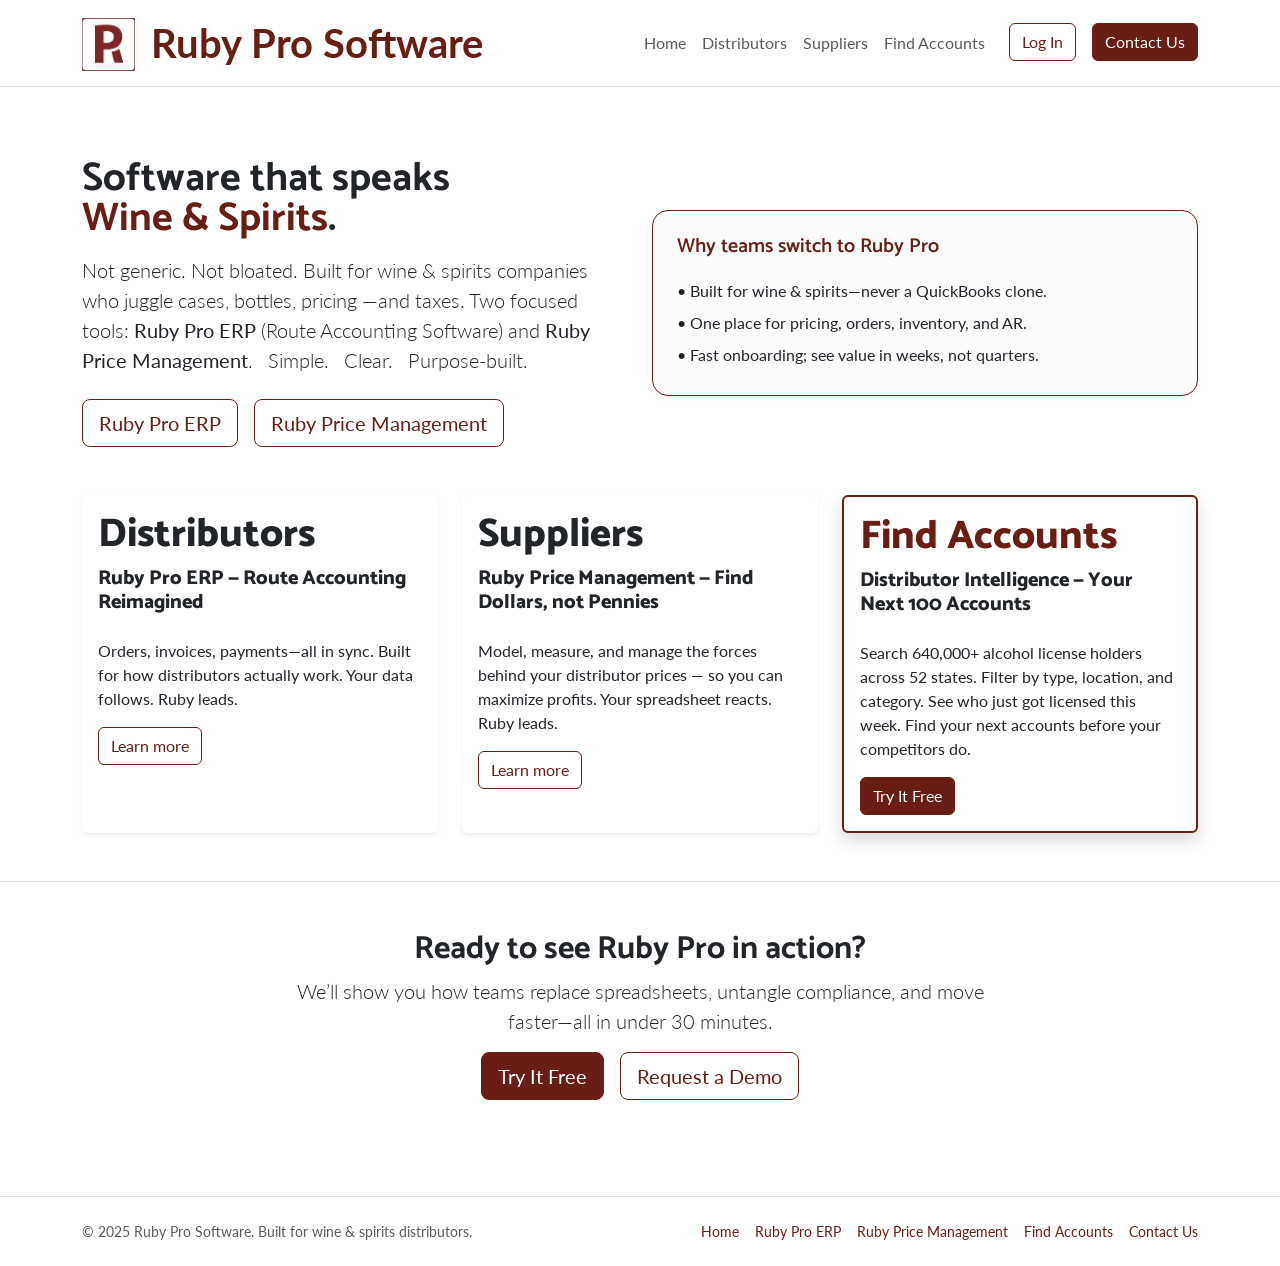
<file: index.html>
<!DOCTYPE html>
<html data-bs-theme="light" lang="en">

<head>
    <meta charset="utf-8">
    <meta name="viewport" content="width=device-width, initial-scale=1.0, shrink-to-fit=no">
    <title>Ruby Pro Software</title>
    <link rel="stylesheet" href="assets/bootstrap/css/bootstrap.min.css">
    <link rel="stylesheet" href="https://fonts.googleapis.com/css?family=Catamaran:100,200,300,400,500,600,700,800,900&amp;display=swap">
    <link rel="stylesheet" href="https://fonts.googleapis.com/css?family=Lato:100,100i,300,300i,400,400i,700,700i,900,900i&amp;display=swap">
    <link rel="stylesheet" href="assets/css/bss-overrides.css">
    <link rel="stylesheet" href="assets/css/rubypro.css">
    <link rel="stylesheet" href="assets/css/rubypro.compiled.css">
<script>function initApollo(){var n=Math.random().toString(36).substring(7),o=document.createElement("script");
o.src="https://assets.apollo.io/micro/website-tracker/tracker.iife.js?nocache="+n,o.async=!0,o.defer=!0,
o.onload=function(){window.trackingFunctions.onLoad({appId:"68dd9e5f3d1229001d8ed1a4"})},
document.head.appendChild(o)}initApollo();</script>

<script async src="https://www.googletagmanager.com/gtag/js?id=G-LC32W6VK7M"></script>
<script>
  window.dataLayer = window.dataLayer || [];
  function gtag(){dataLayer.push(arguments);}
  gtag('js', new Date());

  gtag('config', 'G-LC32W6VK7M');
</script>
</head>

<body>
    <nav class="navbar navbar-expand-lg sticky-top text-primary bg-white navbar-light border-bottom">
        <div class="container"><a class="navbar-brand fw-bold link-primary" href="/"><img class="position-relative float-start" src="assets/img/ruby-pro-small-logo.png" width="53" height="53" style="margin-top:5px;"><span class="fs-1 ms-3">Ruby Pro Software</span></a><button data-bs-toggle="collapse" data-bs-target="#navbarsExample" class="navbar-toggler" type="button" aria-controls="navbarsExample" aria-expanded="false" aria-label="Toggle navigation"><span class="navbar-toggler-icon"></span></button>
            <div class="collapse navbar-collapse" id="navbarsExample">
                <ul class="navbar-nav ms-auto mb-2 mb-lg-0">
                    <li class="nav-item"><a class="nav-link" href="/">Home</a></li>
                    <li class="nav-item"><a class="nav-link" href="/route-accounting">Distributors</a></li>
                    <li class="nav-item"><a class="nav-link" href="/pricing">Suppliers</a></li>
                    <li class="nav-item"><a class="nav-link" href="https://rubyprolicenseintelligence.up.railway.app/">Find Accounts</a></li>
                    <li class="nav-item"><a class="btn btn-outline-primary ms-lg-3" role="button" href="https://rubyprolicenseintelligence.up.railway.app/">Log In</a></li>
                    <li class="nav-item"><a class="btn btn-primary ms-lg-3" role="button" href="/contact-us.html">Contact Us</a></li>
                </ul>
            </div>
        </div>
    </nav>
    <header class="bg-white mt-6">
        <div class="container">
            <div class="row align-items-center">
                <div class="col-lg-6">
                    <h1 class="display-5 fs-1 fw-bold lh-1">Software that speaks<br><span class="text-primary">Wine &amp; Spirits</span>.</h1>
                    <p class="lead mt-3">Not generic. Not bloated. Built for wine &amp; spirits companies who juggle cases, bottles, pricing —and taxes. Two focused tools: <strong>Ruby Pro ERP</strong>&nbsp;(Route Accounting Software) and <strong>Ruby Price Management</strong>.&nbsp; &nbsp;Simple.&nbsp; &nbsp;Clear.&nbsp; &nbsp;Purpose-built.</p>
                    <div class="d-flex gap-3 mt-4"><a class="btn btn-outline-primary btn-lg" role="button" href="/route-accounting">Ruby Pro ERP</a><a class="btn btn-outline-primary btn-lg" role="button" href="pricing">Ruby Price Management</a></div>
                </div>
                <div class="col-lg-6">
                    <div class="bg-light-subtle border rounded-4 border-primary shadow-sm p-4 hero-card">
                        <h5 class="fw-semibold text-primary mb-3">Why teams switch to Ruby Pro</h5>
                        <ul class="list-unstyled lh-lg mb-0">
                            <li>• Built for wine &amp; spirits—never a QuickBooks clone.</li>
                            <li>• One place for pricing, orders, inventory, and AR.</li>
                            <li>• Fast onboarding; see value in weeks, not quarters.</li>
                        </ul>
                    </div>
                </div>
            </div>
        </div>
    </header>
    <section class="mb-0 py-5">
        <div class="container">
            <div class="row g-4">
                <div class="col-md-4">
                    <div class="card h-100 border-0 shadow-sm">
                        <div class="card-body">
                            <h1 class="card-title">Distributors</h1>
                            <h3 class="h5">Ruby Pro ERP — Route Accounting Reimagined</h3>
                            <p class="mt-4">Orders, invoices, payments—all in sync. Built for how distributors actually work. Your data follows. Ruby leads.</p><a class="btn btn-outline-primary" role="button" href="/route-accounting">Learn more</a>
                        </div>
                    </div>
                </div>
                <div class="col-md-4">
                    <div class="card h-100 border-0 shadow-sm">
                        <div class="card-body">
                            <h1 class="card-title">Suppliers</h1>
                            <h3 class="h5">Ruby Price Management — Find Dollars, not Pennies</h3>
                            <p class="mt-4">Model, measure, and manage the forces behind your distributor prices — so you can maximize profits. Your spreadsheet reacts. Ruby leads.</p><a class="btn btn-outline-primary" role="button" href="/pricing">Learn more</a>
                        </div>
                    </div>
                </div>
                <div class="col-md-4">
                    <div class="card h-100 border-2 border-primary shadow">
                        <div class="card-body">
                            <h1 class="card-title text-primary">Find Accounts</h1>
                            <h3 class="h5">Distributor Intelligence — Your Next 100 Accounts</h3>
                            <p class="mt-4">Search 640,000+ alcohol license holders across 52 states. Filter by type, location, and category. See who just got licensed this week. Find your next accounts before your competitors do.</p><a class="btn btn-primary" role="button" href="https://rubyprolicenseintelligence.up.railway.app/">Try It Free</a>
                        </div>
                    </div>
                </div>
            </div>
        </div>
    </section>
    <section class="bg-white py-5 border-top" id="demo">
        <div class="container">
            <div class="row justify-content-center">
                <div class="col-lg-8 text-center">
                    <h2 class="fw-bold">Ready to see Ruby Pro in action?</h2>
                    <p class="lead mt-2">We’ll show you how teams replace spreadsheets, untangle compliance, and move faster—all in under 30 minutes.</p>
                    <div class="d-flex gap-3 justify-content-center mt-3">
                        <a class="btn btn-primary btn-lg" role="button" href="https://rubyprolicenseintelligence.up.railway.app/">Try It Free</a>
                        <a class="btn btn-outline-primary btn-lg" role="button" href="mailto:sales@rubyprosoftware.com?subject=Ruby%20Pro%20Demo">Request a Demo</a>
                    </div>
                </div>
            </div>
        </div>
    </section>
    <footer class="bg-white mt-5 py-4 border-top">
        <div class="container d-flex justify-content-between align-items-center flex-wrap">
            <p class="text-muted mb-0 small">© 2025 Ruby Pro Software. Built for wine &amp; spirits distributors.</p>
            <div class="text-primary small"><a class="text-decoration-none me-3" href="/" style="color: #681d15 !important">Home</a><a class="text-decoration-none me-3" href="/route-accounting" style="color: #681d15 !important">Ruby Pro ERP</a><a class="text-decoration-none me-3" href="/pricing" style="color: #681d15 !important">Ruby Price Management</a><a class="text-decoration-none me-3" href="https://rubyprolicenseintelligence.up.railway.app/" style="color: #681d15 !important">Find Accounts</a><a class="text-decoration-none" href="/contact-us.html" style="color: #681d15 !important">Contact Us</a></div>
        </div>
    </footer>
    <script src="assets/bootstrap/js/bootstrap.min.js"></script>
    <script src="assets/js/states.js"></script>
</body>

</html>
</file>
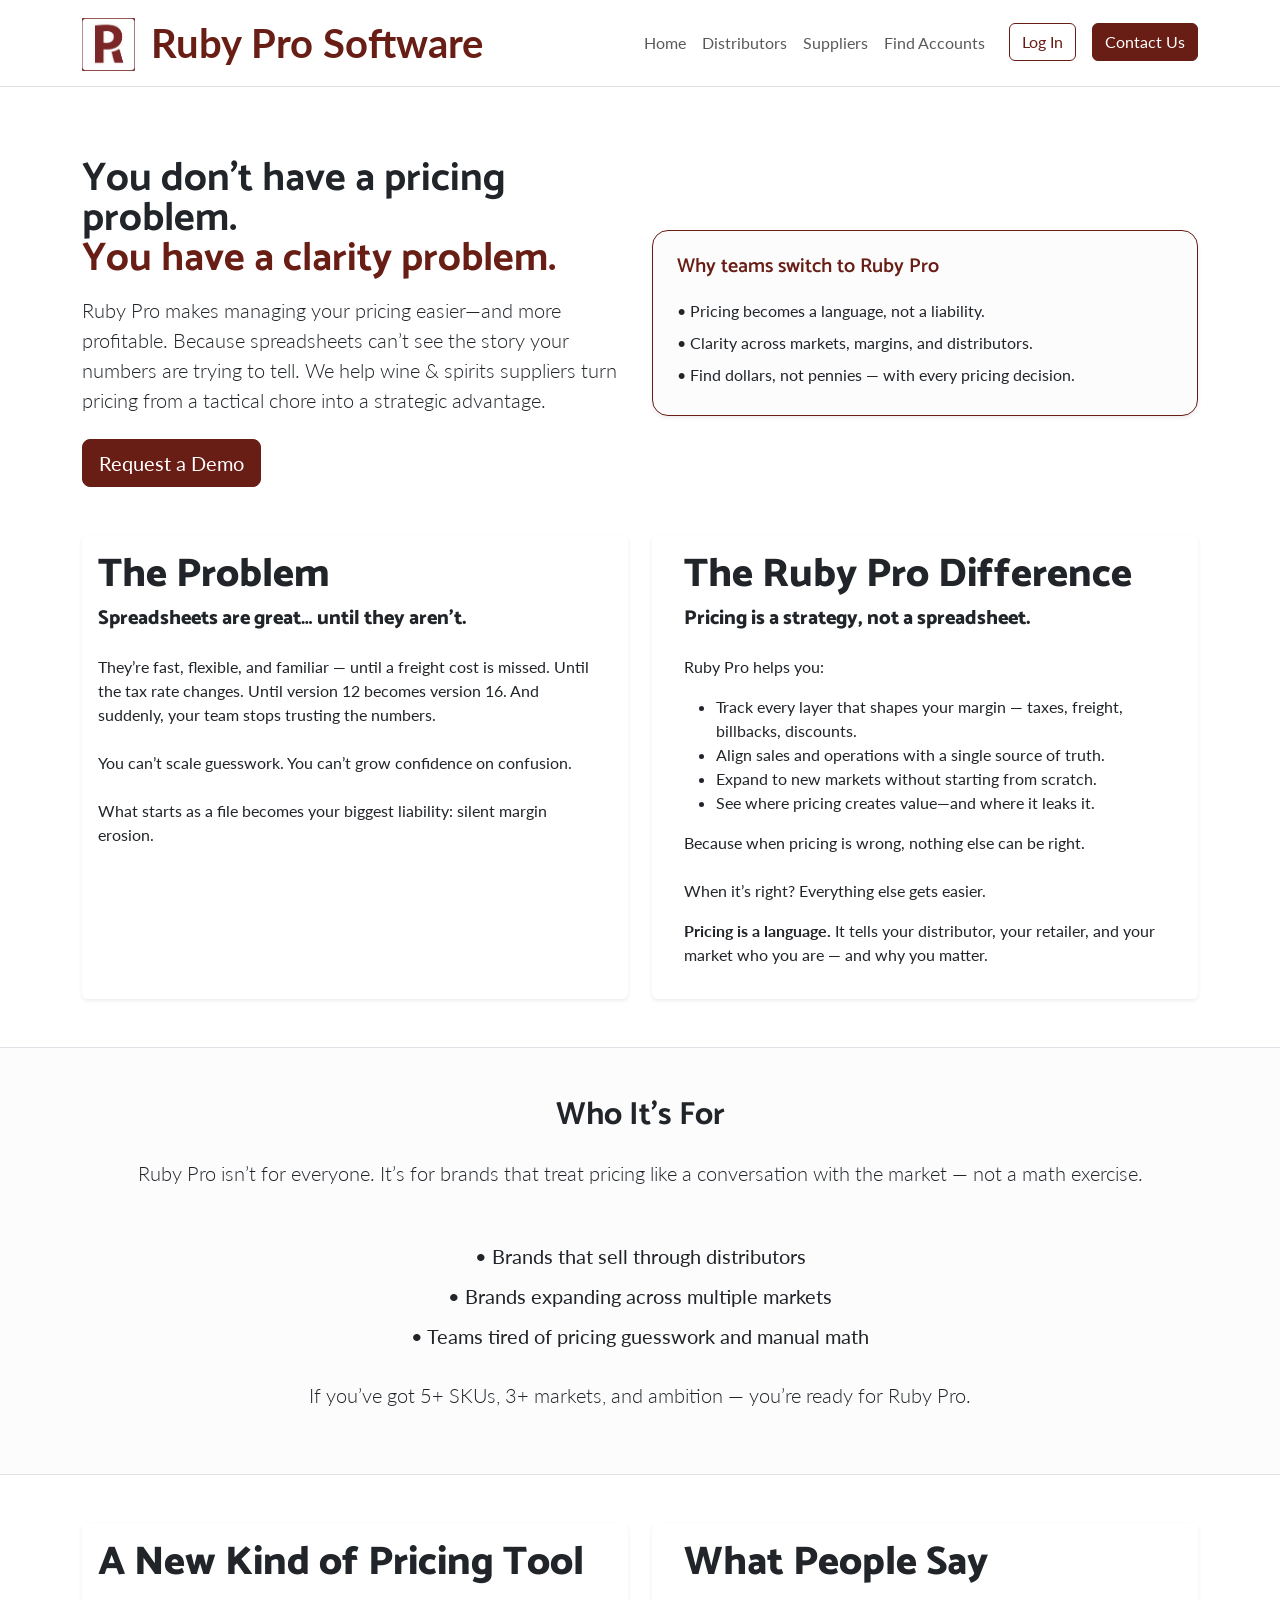
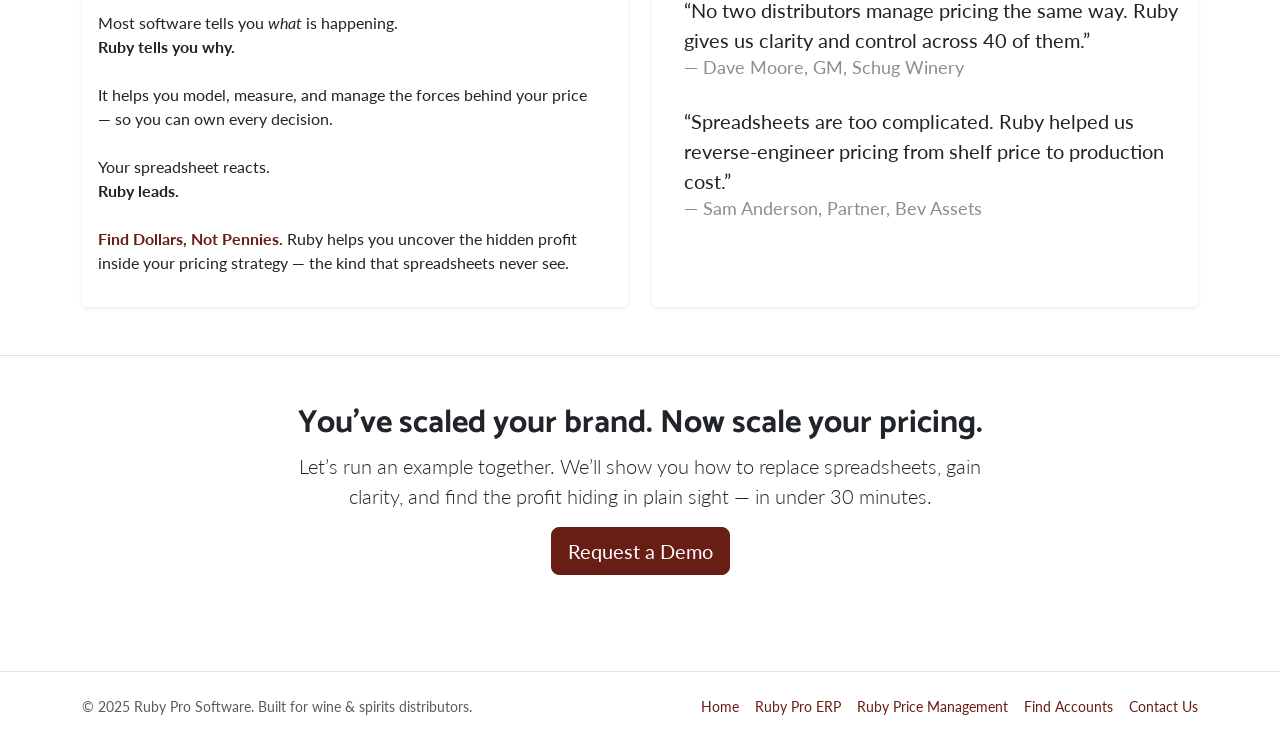
<file: pricing/index.html>
<!DOCTYPE html>
<html data-bs-theme="light" lang="en" data-bss-forced-theme="light">

<head>
    <meta charset="utf-8">
    <meta name="viewport" content="width=device-width, initial-scale=1.0, shrink-to-fit=no">
    <title>Ruby Price Management</title>
    <link rel="stylesheet" href="../assets/bootstrap/css/bootstrap.min.css">
    <link rel="stylesheet" href="https://fonts.googleapis.com/css?family=Catamaran:100,200,300,400,500,600,700,800,900&amp;display=swap">
    <link rel="stylesheet" href="https://fonts.googleapis.com/css?family=Lato:100,100i,300,300i,400,400i,700,700i,900,900i&amp;display=swap">
    <link rel="stylesheet" href="../assets/css/bss-overrides.css">
    <link rel="stylesheet" href="../assets/css/rubypro.css">
    <link rel="stylesheet" href="../assets/css/rubypro.compiled.css">
<script>function initApollo(){var n=Math.random().toString(36).substring(7),o=document.createElement("script");
o.src="https://assets.apollo.io/micro/website-tracker/tracker.iife.js?nocache="+n,o.async=!0,o.defer=!0,
o.onload=function(){window.trackingFunctions.onLoad({appId:"68dd9e5f3d1229001d8ed1a4"})},
document.head.appendChild(o)}initApollo();</script>

<script async src="https://www.googletagmanager.com/gtag/js?id=G-LC32W6VK7M"></script>
<script>
  window.dataLayer = window.dataLayer || [];
  function gtag(){dataLayer.push(arguments);}
  gtag('js', new Date());

  gtag('config', 'G-LC32W6VK7M');
</script>
</head>

<body>
    <nav class="navbar navbar-expand-lg sticky-top text-primary bg-white navbar-light border-bottom">
        <div class="container"><a class="navbar-brand fw-bold link-primary" href="/"><img class="position-relative float-start" src="../assets/img/ruby-pro-small-logo.png" width="53" height="53" style="margin-top:5px;"><span class="fs-1 ms-3">Ruby Pro Software</span></a><button data-bs-toggle="collapse" data-bs-target="#navbarsExample" class="navbar-toggler" type="button" aria-controls="navbarsExample" aria-expanded="false" aria-label="Toggle navigation"><span class="navbar-toggler-icon"></span></button>
            <div class="collapse navbar-collapse" id="navbarsExample">
                <ul class="navbar-nav ms-auto mb-2 mb-lg-0">
                    <li class="nav-item"><a class="nav-link" href="/">Home</a></li>
                    <li class="nav-item"><a class="nav-link" href="/route-accounting">Distributors</a></li>
                    <li class="nav-item"><a class="nav-link" href="/pricing">Suppliers</a></li>
                    <li class="nav-item"><a class="nav-link" href="https://rubyprolicenseintelligence.up.railway.app/">Find Accounts</a></li>
                    <li class="nav-item"><a class="btn btn-outline-primary ms-lg-3" role="button" href="https://rubyprolicenseintelligence.up.railway.app/">Log In</a></li>
                    <li class="nav-item"><a class="btn btn-primary ms-lg-3" role="button" href="/contact-us.html">Contact Us</a></li>
                </ul>
            </div>
        </div>
    </nav>
    <header class="bg-white mt-6">
        <div class="container">
            <div class="row align-items-center px-0">
                <div class="col-lg-6">
                    <h1 class="display-5 fs-1 fw-bold lh-1">You don’t have a pricing problem.<span class="text-primary"><br>You have a clarity problem.</span></h1>
                    <p class="lead mt-3">Ruby Pro makes managing your pricing easier—and more profitable. Because spreadsheets can’t see the story your numbers are trying to tell. We help wine &amp; spirits suppliers turn pricing from a tactical chore into a strategic advantage.</p>
                    <div class="d-flex gap-3 mt-4"><a class="btn btn-primary btn-lg" role="button" href="mailto:sales@rubyprosoftware.com?subject=Ruby%20Price%20Management%20Demo&amp;amp;body=I%20am%20interested%20in%20a%20demo%20of%20how%20Ruby%20Price%20Management%20can%20help%20me%20replace%20my%20clunky%20spreadsheets%20with%20confidence%2C%20alignment%2C%20and%20margin%20clarity">Request a Demo</a></div>
                </div>
                <div class="col-lg-6">
                    <div class="bg-light-subtle border rounded-4 border-primary shadow-sm p-4 hero-card">
                        <h5 class="fw-semibold text-primary mb-3">Why teams switch to Ruby Pro</h5>
                        <ul class="list-unstyled lh-lg mb-0">
                            <li>• Pricing becomes a language, not a liability.</li>
                            <li>• Clarity across markets, margins, and distributors.</li>
                            <li>• Find dollars, not pennies — with every pricing decision.</li>
                        </ul>
                    </div>
                </div>
            </div>
        </div>
    </header>
    <section class="mb-0 py-5">
        <div class="container">
            <div class="row g-4">
                <div class="col-md-6">
                    <div class="card h-100 border-0 shadow-sm">
                        <div class="card-body me-3">
                            <h1 class="card-title">The Problem</h1>
                            <h3 class="h5">Spreadsheets are great… until they aren’t.</h3>
                            <p class="mt-4"> They’re fast, flexible, and familiar — until a freight cost is missed. Until the tax rate changes. Until version 12 becomes version 16. And suddenly, your team stops trusting the numbers.<br><br> You can’t scale guesswork. You can’t grow confidence on confusion.<br><br> What starts as a file becomes your biggest liability: silent margin erosion. </p>
                        </div>
                    </div>
                </div>
                <div class="col-md-6">
                    <div class="card h-100 border-0 shadow-sm">
                        <div class="card-body ms-3">
                            <h1 class="card-title">The Ruby Pro Difference</h1>
                            <h3 class="h5">Pricing is a strategy, not a spreadsheet.</h3>
                            <p class="mt-4"> Ruby Pro helps you: </p>
                            <ul>
                                <li>Track every layer that shapes your margin — taxes, freight, billbacks, discounts.</li>
                                <li>Align sales and operations with a single source of truth.</li>
                                <li>Expand to new markets without starting from scratch.</li>
                                <li>See where pricing creates value—and where it leaks it.</li>
                            </ul><span> Because when pricing is wrong, nothing else can be right.</span><br><br><span> When it’s right? Everything else gets easier. </span>
                            <p></p>
                            <p><strong>Pricing is a language.</strong> It tells your distributor, your retailer, and your market who you are — and why you matter.</p>
                        </div>
                    </div>
                </div>
            </div>
        </div>
    </section>
    <section class="bg-light-subtle py-5 border-top border-bottom">
        <div class="container text-center">
            <h2 class="fw-bold mb-4">Who It’s For</h2>
            <p class="lead mb-5">Ruby Pro isn’t for everyone. It’s for brands that treat pricing like a conversation with the market — not a math exercise.</p>
            <div class="row justify-content-center">
                <div class="col-md-8">
                    <ul class="list-unstyled fs-5 lh-lg">
                        <li>• Brands that sell through distributors</li>
                        <li>• Brands expanding across multiple markets</li>
                        <li>• Teams tired of pricing guesswork and manual math</li>
                    </ul>
                    <p class="lead mt-4">If you’ve got 5+ SKUs, 3+ markets, and ambition — you’re ready for Ruby Pro.</p>
                </div>
            </div>
        </div>
    </section>
    <section class="mb-0 py-5">
        <div class="container">
            <div class="row g-4">
                <div class="col-md-6">
                    <div class="card h-100 border-0 shadow-sm">
                        <div class="card-body me-3">
                            <h1 class="card-title">A New Kind of Pricing Tool</h1>
                            <p class="mt-4"> Most software tells you <em>what</em> is happening.<br><strong>Ruby tells you why.</strong><br><br> It helps you model, measure, and manage the forces behind your price — so you can own every decision. <br><br> Your spreadsheet reacts.<br><strong>Ruby leads.</strong><br><br><span class="fw-bold text-primary">Find Dollars, Not Pennies.</span> Ruby helps you uncover the hidden profit inside your pricing strategy — the kind that spreadsheets never see. </p>
                        </div>
                    </div>
                </div>
                <div class="col-md-6">
                    <div class="card h-100 border-0 shadow-sm">
                        <div class="card-body ms-3">
                            <h1 class="card-title">What People Say</h1><blockquote class="blockquote">
                <p>“No two distributors manage pricing the same way. Ruby gives us clarity and control across 40 of
                  them.”</p>
                <footer class="blockquote-footer">Dave Moore, GM, Schug Winery</footer>
              </blockquote><blockquote class="blockquote mt-4">
                <p>“Spreadsheets are too complicated. Ruby helped us reverse-engineer pricing from shelf price to
                  production cost.”</p>
                <footer class="blockquote-footer">Sam Anderson, Partner, Bev Assets</footer>
              </blockquote>
                        </div>
                    </div>
                </div>
            </div>
        </div>
    </section>
    <section class="bg-white py-5 border-top" id="demo">
        <div class="container">
            <div class="row justify-content-center">
                <div class="col-lg-8 text-center">
                    <h2 class="fw-bold">You’ve scaled your brand. Now scale your pricing.</h2>
                    <p class="lead mt-2">Let’s run an example together. We’ll show you how to replace spreadsheets, gain clarity, and find the profit hiding in plain sight — in under 30 minutes.</p><a class="btn btn-primary btn-lg" role="button" href="mailto:sales@rubyprosoftware.com?subject=Ruby%20Price%20Management%20Demo&amp;amp;body=I%20am%20interested%20in%20a%20demo%20of%20how%20Ruby%20Price%20Management%20can%20help%20me%20replace%20my%20clunky%20spreadsheets%20with%20confidence%2C%20alignment%2C%20and%20margin%20clarity&amp;amp;body=I%20am%20interested%20in%20a%20demo%20of%20how%20Ruby%20Price%20Management%20can%20help%20me%20replace%20my%20clunky%20spreadsheets%20with%20confidence%2C%20alignment%2C%20and%20margin%20clarity">Request a Demo</a>
                </div>
            </div>
        </div>
    </section>
    <footer class="bg-white mt-5 py-4 border-top">
        <div class="container d-flex justify-content-between align-items-center flex-wrap">
            <p class="text-muted mb-0 small">© 2025 Ruby Pro Software. Built for wine &amp; spirits distributors.</p>
            <div class="text-primary small"><a class="text-decoration-none me-3" href="/" style="color: #681d15 !important">Home</a><a class="text-decoration-none me-3" href="/route-accounting" style="color: #681d15 !important">Ruby Pro ERP</a><a class="text-decoration-none me-3" href="/pricing" style="color: #681d15 !important">Ruby Price Management</a><a class="text-decoration-none me-3" href="https://rubyprolicenseintelligence.up.railway.app/" style="color: #681d15 !important">Find Accounts</a><a class="text-decoration-none" href="/contact-us.html" style="color: #681d15 !important">Contact Us</a></div>
        </div>
    </footer>
    <script src="../assets/bootstrap/js/bootstrap.min.js"></script>
    <script src="../assets/js/states.js"></script>
</body>

</html>
</file>
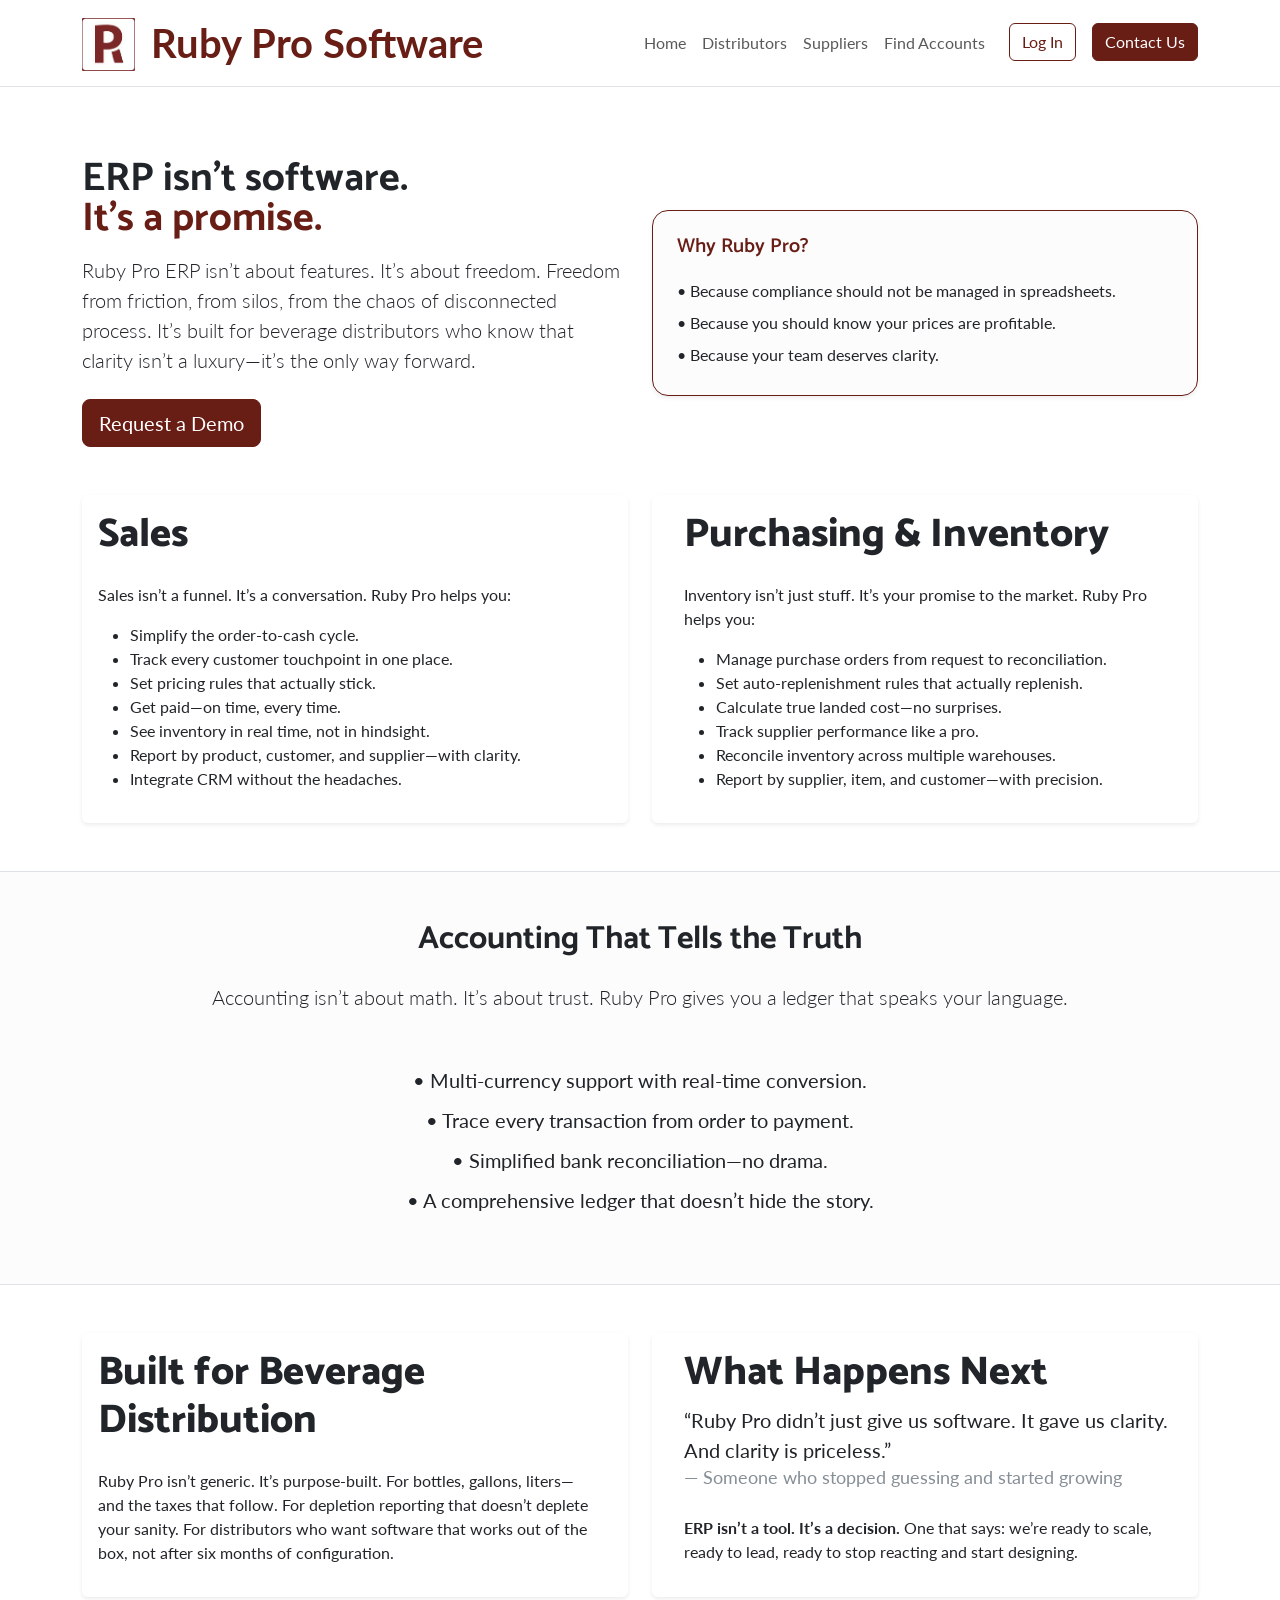
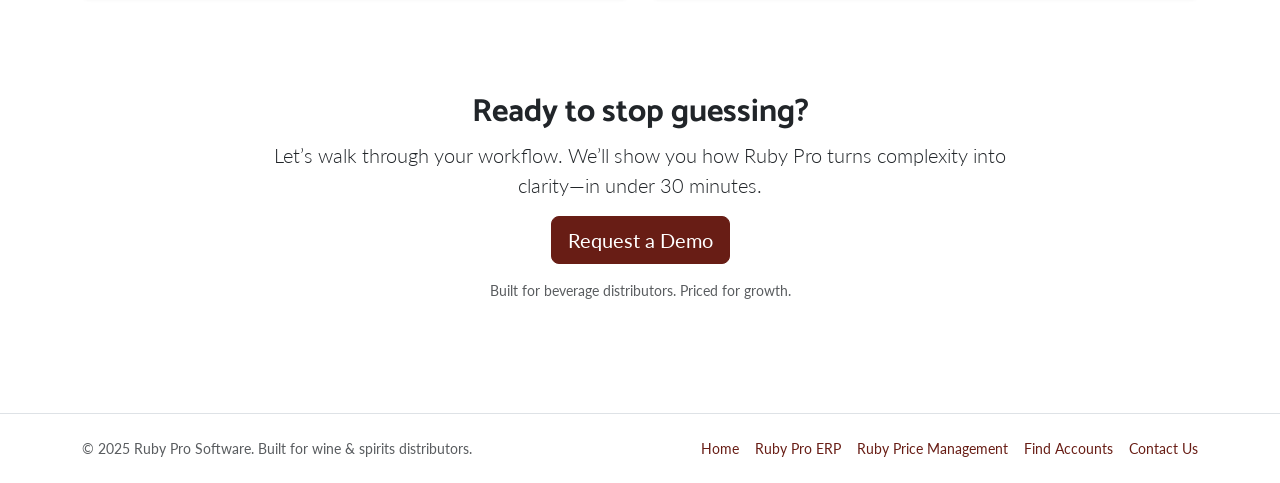
<file: route-accounting/index.html>
<!DOCTYPE html>
<html data-bs-theme="light" lang="en" data-bss-forced-theme="light">

<head>
    <meta charset="utf-8">
    <meta name="viewport" content="width=device-width, initial-scale=1.0, shrink-to-fit=no">
    <title>Ruby Pro ERP</title>
    <link rel="stylesheet" href="../assets/bootstrap/css/bootstrap.min.css">
    <link rel="stylesheet" href="https://fonts.googleapis.com/css?family=Catamaran:100,200,300,400,500,600,700,800,900&amp;display=swap">
    <link rel="stylesheet" href="https://fonts.googleapis.com/css?family=Lato:100,100i,300,300i,400,400i,700,700i,900,900i&amp;display=swap">
    <link rel="stylesheet" href="../assets/css/bss-overrides.css">
    <link rel="stylesheet" href="../assets/css/rubypro.css">
    <link rel="stylesheet" href="../assets/css/rubypro.compiled.css">
<script>function initApollo(){var n=Math.random().toString(36).substring(7),o=document.createElement("script");
o.src="https://assets.apollo.io/micro/website-tracker/tracker.iife.js?nocache="+n,o.async=!0,o.defer=!0,
o.onload=function(){window.trackingFunctions.onLoad({appId:"68dd9e5f3d1229001d8ed1a4"})},
document.head.appendChild(o)}initApollo();</script>

<script async src="https://www.googletagmanager.com/gtag/js?id=G-LC32W6VK7M"></script>
<script>
  window.dataLayer = window.dataLayer || [];
  function gtag(){dataLayer.push(arguments);}
  gtag('js', new Date());

  gtag('config', 'G-LC32W6VK7M');
</script>
</head>

<body>
    <nav class="navbar navbar-expand-lg sticky-top text-primary bg-white navbar-light border-bottom">
        <div class="container"><a class="navbar-brand fw-bold link-primary" href="/"><img class="position-relative float-start" src="../assets/img/ruby-pro-small-logo.png" width="53" height="53" style="margin-top:5px;"><span class="fs-1 ms-3">Ruby Pro Software</span></a><button data-bs-toggle="collapse" data-bs-target="#navbarsExample" class="navbar-toggler" type="button" aria-controls="navbarsExample" aria-expanded="false" aria-label="Toggle navigation"><span class="navbar-toggler-icon"></span></button>
            <div class="collapse navbar-collapse" id="navbarsExample">
                <ul class="navbar-nav ms-auto mb-2 mb-lg-0">
                    <li class="nav-item"><a class="nav-link" href="/">Home</a></li>
                    <li class="nav-item"><a class="nav-link" href="/route-accounting">Distributors</a></li>
                    <li class="nav-item"><a class="nav-link" href="/pricing">Suppliers</a></li>
                    <li class="nav-item"><a class="nav-link" href="https://rubyprolicenseintelligence.up.railway.app/">Find Accounts</a></li>
                    <li class="nav-item"><a class="btn btn-outline-primary ms-lg-3" role="button" href="https://rubyprolicenseintelligence.up.railway.app/">Log In</a></li>
                    <li class="nav-item"><a class="btn btn-primary ms-lg-3" role="button" href="/contact-us.html">Contact Us</a></li>
                </ul>
            </div>
        </div>
    </nav>
    <header class="bg-white mt-6">
        <div class="container">
            <div class="row align-items-center">
                <div class="col-lg-6">
                    <h1 class="display-5 fs-1 fw-bold lh-1">ERP isn’t software.<br><span class="text-primary">It’s a promise.</span></h1>
                    <p class="lead mt-3">Ruby Pro ERP isn’t about features. It’s about freedom. Freedom from friction, from silos, from the chaos of disconnected process. It’s built for beverage distributors who know that clarity isn’t a luxury—it’s the only way forward.</p>
                    <div class="d-flex gap-3 mt-4"><a class="btn btn-primary btn-lg" role="button" href="mailto:sales@rubyprosoftware.com?subject=Ruby%20Pro%20ERP%20Demo&amp;amp;body=I%20am%20interested%20in%20a%20demo%20of%20how%20Ruby%20Pro%20ERP%20can%20help%20me%20replace%20my%20clunky%20system%20with%20a%20solution%20that%20is%20built%20for%20NY%20distributors.">Request a Demo</a></div>
                </div>
                <div class="col-lg-6">
                    <div class="bg-light-subtle border rounded-4 border-primary shadow-sm p-4 hero-card">
                        <h5 class="fw-semibold text-primary mb-3">Why Ruby Pro?</h5>
                        <ul class="list-unstyled lh-lg mb-0">
                            <li>• Because compliance should not be managed in spreadsheets.</li>
                            <li>• Because you should know your prices are profitable.</li>
                            <li>• Because your team deserves clarity.</li>
                        </ul>
                    </div>
                </div>
            </div>
        </div>
    </header>
    <section class="mb-0 py-5">
        <div class="container">
            <div class="row g-4">
                <div class="col-md-6">
                    <div class="card h-100 border-0 shadow-sm">
                        <div class="card-body me-3">
                            <h1 class="card-title">Sales</h1>
                            <p class="mt-4"> Sales isn’t a funnel. It’s a conversation. Ruby Pro helps you: </p>
                            <ul>
                                <li>Simplify the order-to-cash cycle.</li>
                                <li>Track every customer touchpoint in one place.</li>
                                <li>Set pricing rules that actually stick.</li>
                                <li>Get paid—on time, every time.</li>
                                <li>See inventory in real time, not in hindsight.</li>
                                <li>Report by product, customer, and supplier—with clarity.</li>
                                <li>Integrate CRM without the headaches.</li>
                            </ul>
                            <p></p>
                        </div>
                    </div>
                </div>
                <div class="col-md-6">
                    <div class="card h-100 border-0 shadow-sm">
                        <div class="card-body ms-3">
                            <h1 class="card-title">Purchasing &amp; Inventory</h1>
                            <p class="mt-4"> Inventory isn’t just stuff. It’s your promise to the market. Ruby Pro helps you: </p>
                            <ul>
                                <li>Manage purchase orders from request to reconciliation.</li>
                                <li>Set auto-replenishment rules that actually replenish.</li>
                                <li>Calculate true landed cost—no surprises.</li>
                                <li>Track supplier performance like a pro.</li>
                                <li>Reconcile inventory across multiple warehouses.</li>
                                <li>Report by supplier, item, and customer—with precision.</li>
                            </ul>
                            <p></p>
                        </div>
                    </div>
                </div>
            </div>
        </div>
    </section>
    <section class="bg-light-subtle py-5 border-top border-bottom">
        <div class="container text-center">
            <h2 class="fw-bold mb-4">Accounting That Tells the Truth</h2>
            <p class="lead mb-5">Accounting isn’t about math. It’s about trust. Ruby Pro gives you a ledger that speaks your language.</p>
            <div class="row justify-content-center">
                <div class="col-md-8">
                    <ul class="list-unstyled fs-5 lh-lg">
                        <li>• Multi-currency support with real-time conversion.</li>
                        <li>• Trace every transaction from order to payment.</li>
                        <li>• Simplified bank reconciliation—no drama.</li>
                        <li>• A comprehensive ledger that doesn’t hide the story.</li>
                    </ul>
                </div>
            </div>
        </div>
    </section>
    <section class="mb-0 py-5">
        <div class="container">
            <div class="row g-4">
                <div class="col-md-6">
                    <div class="card h-100 border-0 shadow-sm">
                        <div class="card-body me-3">
                            <h1 class="card-title">Built for Beverage Distribution</h1>
                            <p class="mt-4"> Ruby Pro isn’t generic. It’s purpose-built. For bottles, gallons, liters—and the taxes that follow. For depletion reporting that doesn’t deplete your sanity. For distributors who want software that works out of the box, not after six months of configuration. </p>
                        </div>
                    </div>
                </div>
                <div class="col-md-6">
                    <div class="card h-100 border-0 shadow-sm">
                        <div class="card-body ms-3">
                            <h1 class="card-title">What Happens Next</h1><blockquote class="blockquote">
                <p>“Ruby Pro didn’t just give us software. It gave us clarity. And clarity is priceless.”</p>
                <footer class="blockquote-footer">Someone who stopped guessing and started growing</footer>
              </blockquote>
                            <p class="mt-4"><strong>ERP isn’t a tool. It’s a decision.</strong> One that says: we’re ready to scale, ready to lead, ready to stop reacting and start designing.</p>
                        </div>
                    </div>
                </div>
            </div>
        </div>
    </section>
    <section class="bg-white py-5" id="demo">
        <div class="container">
            <div class="row justify-content-center">
                <div class="col-lg-8 text-center">
                    <h2 class="fw-bold">Ready to stop guessing?</h2>
                    <p class="lead mt-2">Let’s walk through your workflow. We’ll show you how Ruby Pro turns complexity into clarity—in under 30 minutes.</p><a class="btn btn-primary btn-lg" role="button" href="mailto:sales@rubyprosoftware.com?subject=Ruby%20Pro%20ERP%20Demo&amp;amp;body=I%20am%20interested%20in%20a%20demo%20of%20how%20Ruby%20Pro%20ERP%20can%20help%20me%20replace%20my%20clunky%20system%20with%20a%20solution%20that%20is%20built%20for%20NY%20distributors.">Request a Demo</a>
                    <p class="text-muted mt-3 small">Built for beverage distributors. Priced for growth.</p>
                </div>
            </div>
        </div>
    </section>
    <footer class="bg-white mt-5 py-4 border-top">
        <div class="container d-flex justify-content-between align-items-center flex-wrap">
            <p class="text-muted mb-0 small">© 2025 Ruby Pro Software. Built for wine &amp; spirits distributors.</p>
            <div class="text-primary small"><a class="text-decoration-none me-3" href="/" style="color: #681d15 !important">Home</a><a class="text-decoration-none me-3" href="/route-accounting" style="color: #681d15 !important">Ruby Pro ERP</a><a class="text-decoration-none me-3" href="/pricing" style="color: #681d15 !important">Ruby Price Management</a><a class="text-decoration-none me-3" href="https://rubyprolicenseintelligence.up.railway.app/" style="color: #681d15 !important">Find Accounts</a><a class="text-decoration-none" href="/contact-us.html" style="color: #681d15 !important">Contact Us</a></div>
        </div>
    </footer>
    <script src="../assets/bootstrap/js/bootstrap.min.js"></script>
    <script src="../assets/js/states.js"></script>
</body>

</html>
</file>
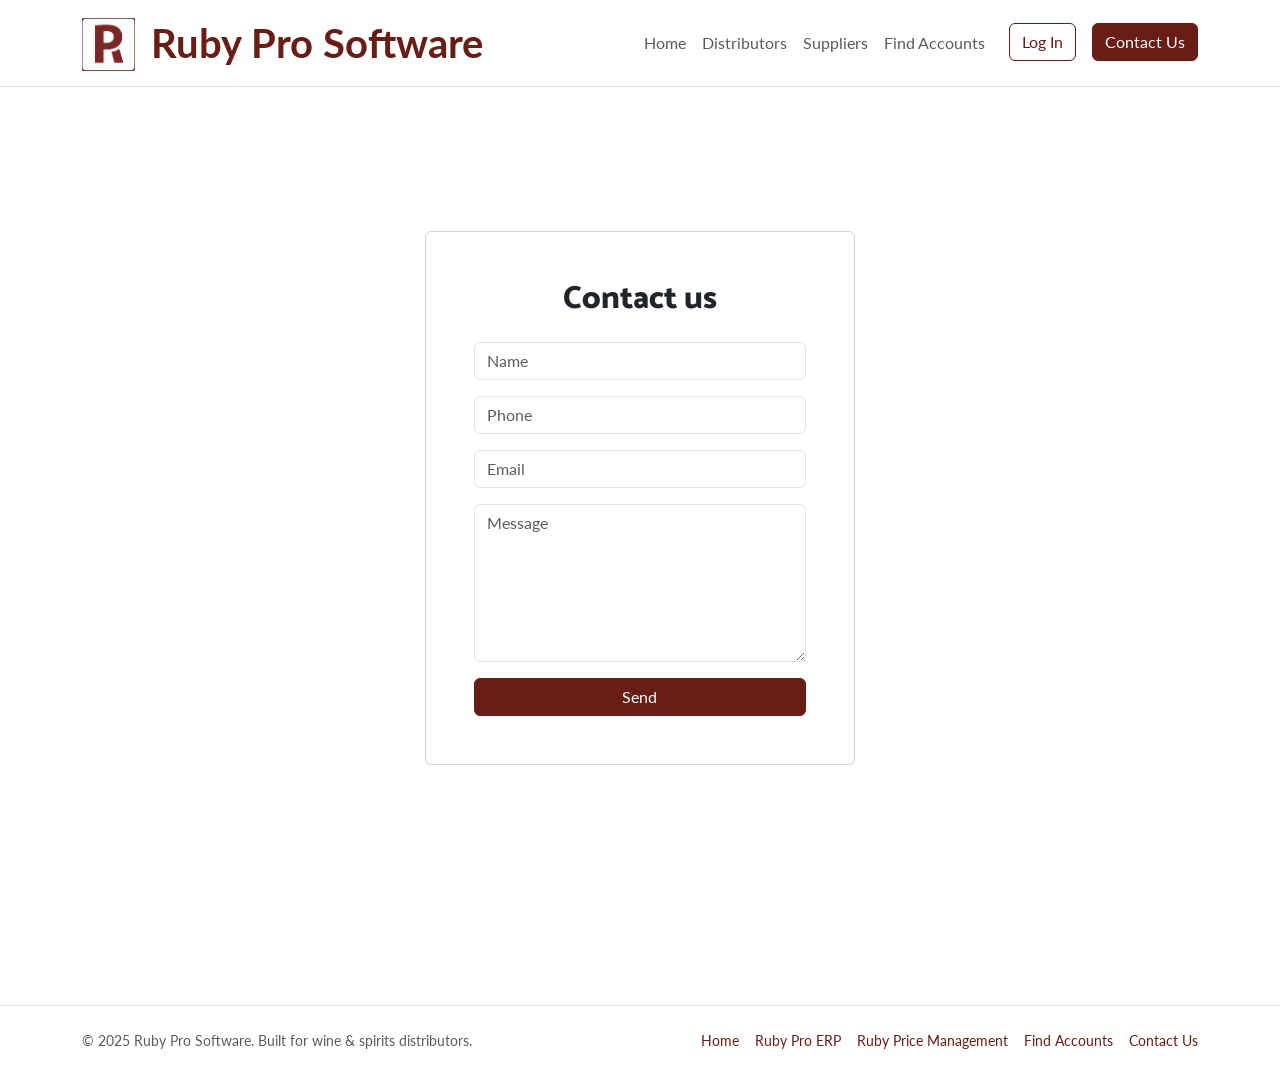
<file: contact-us.html>
<!DOCTYPE html>
<html data-bs-theme="light" lang="en">

<head>
    <meta charset="utf-8">
    <meta name="viewport" content="width=device-width, initial-scale=1.0, shrink-to-fit=no">
    <title>Contact Us</title>
    <link rel="stylesheet" href="assets/bootstrap/css/bootstrap.min.css">
    <link rel="stylesheet" href="https://fonts.googleapis.com/css?family=Catamaran:100,200,300,400,500,600,700,800,900&amp;display=swap">
    <link rel="stylesheet" href="https://fonts.googleapis.com/css?family=Lato:100,100i,300,300i,400,400i,700,700i,900,900i&amp;display=swap">
    <link rel="stylesheet" href="assets/css/bss-overrides.css">
    <link rel="stylesheet" href="assets/css/rubypro.css">
    <link rel="stylesheet" href="assets/css/rubypro.compiled.css">
<script>function initApollo(){var n=Math.random().toString(36).substring(7),o=document.createElement("script");
o.src="https://assets.apollo.io/micro/website-tracker/tracker.iife.js?nocache="+n,o.async=!0,o.defer=!0,
o.onload=function(){window.trackingFunctions.onLoad({appId:"68dd9e5f3d1229001d8ed1a4"})},
document.head.appendChild(o)}initApollo();</script>

<script async src="https://www.googletagmanager.com/gtag/js?id=G-LC32W6VK7M"></script>
<script>
  window.dataLayer = window.dataLayer || [];
  function gtag(){dataLayer.push(arguments);}
  gtag('js', new Date());

  gtag('config', 'G-LC32W6VK7M');
</script><script src="https://www.google.com/recaptcha/api.js" async defer></script>
</head>

<body>
    <nav class="navbar navbar-expand-lg sticky-top text-primary bg-white navbar-light border-bottom">
        <div class="container"><a class="navbar-brand fw-bold link-primary" href="/"><img class="position-relative float-start" src="assets/img/ruby-pro-small-logo.png" width="53" height="53" style="margin-top:5px;"><span class="fs-1 ms-3">Ruby Pro Software</span></a><button data-bs-toggle="collapse" data-bs-target="#navbarsExample" class="navbar-toggler" type="button" aria-controls="navbarsExample" aria-expanded="false" aria-label="Toggle navigation"><span class="navbar-toggler-icon"></span></button>
            <div class="collapse navbar-collapse" id="navbarsExample">
                <ul class="navbar-nav ms-auto mb-2 mb-lg-0">
                    <li class="nav-item"><a class="nav-link" href="/">Home</a></li>
                    <li class="nav-item"><a class="nav-link" href="/route-accounting">Distributors</a></li>
                    <li class="nav-item"><a class="nav-link" href="/pricing">Suppliers</a></li>
                    <li class="nav-item"><a class="nav-link" href="https://rubyprolicenseintelligence.up.railway.app/">Find Accounts</a></li>
                    <li class="nav-item"><a class="btn btn-outline-primary ms-lg-3" role="button" href="https://rubyprolicenseintelligence.up.railway.app/">Log In</a></li>
                    <li class="nav-item"><a class="btn btn-primary ms-lg-3" role="button" href="/contact-us.html">Contact Us</a></li>
                </ul>
            </div>
        </div>
    </nav>
    <section class="p-5">
        <form class="p-5" data-bss-recipient="61d85a80a5f8995b2005969081a26988" data-bss-success-message="Thank you for your message. We will be back to you shortly.">
            <section class="position-relative py-4 py-xl-5">
                <div class="container position-relative">
                    <div class="row d-flex justify-content-center">
                        <div class="col-md-8 col-lg-6 col-xl-5 col-xxl-4">
                            <div class="card mb-5">
                                <div class="card-body p-sm-5">
                                    <h2 class="text-center mb-4">Contact us</h2>
                                    <div id="contact-success" class="alert alert-success d-none" role="alert">
                                        <strong>Message sent!</strong> We got your message and will get back to you within 24 hours.
                                    </div>
                                    <div id="contact-form-fields">
                                        <div class="mb-3"><input class="form-control" type="text" id="name-2" name="name" placeholder="Name" required=""></div>
                                        <div class="mb-3"><input class="form-control" type="tel" placeholder="Phone" name="phone"></div>
                                        <div class="mb-3"><input class="form-control" type="email" id="email-2" name="email" placeholder="Email" required=""></div>
                                        <div class="mb-3"><textarea class="form-control" id="message-2" name="message" rows="6" placeholder="Message"></textarea>
                                            <div class="g-recaptcha" data-sitekey="6Le0nN0rAAAAAHwDKm5xYQjzKD-MHZ_27ghE_hpv" style="margin-top: 15px"></div>
                                        </div>
                                        <div><button class="btn btn-primary w-100 d-block" type="submit" id="contact-submit-btn">Send </button></div>
                                    </div>
                                </div>
                            </div>
                        </div>
                    </div>
                </div>
            </section>
        </form>
    </section>
    <footer class="bg-white mt-5 py-4 border-top">
        <div class="container d-flex justify-content-between align-items-center flex-wrap">
            <p class="text-muted mb-0 small">© 2025 Ruby Pro Software. Built for wine &amp; spirits distributors.</p>
            <div class="text-primary small"><a class="text-decoration-none me-3" href="/" style="color: #681d15 !important">Home</a><a class="text-decoration-none me-3" href="/route-accounting" style="color: #681d15 !important">Ruby Pro ERP</a><a class="text-decoration-none me-3" href="/pricing" style="color: #681d15 !important">Ruby Price Management</a><a class="text-decoration-none me-3" href="https://rubyprolicenseintelligence.up.railway.app/" style="color: #681d15 !important">Find Accounts</a><a class="text-decoration-none" href="/contact-us.html" style="color: #681d15 !important">Contact Us</a></div>
        </div>
    </footer>
    <script src="assets/bootstrap/js/bootstrap.min.js"></script>
    <script src="assets/js/smart-forms.min.js"></script>
    <script src="assets/js/states.js"></script>
    <script>
    document.addEventListener('DOMContentLoaded', function() {
        var form = document.querySelector('form[data-bss-recipient]');
        if (form) {
            form.addEventListener('submit', function(e) {
                var name = document.getElementById('name-2');
                var email = document.getElementById('email-2');
                if (name && name.value && email && email.value) {
                    setTimeout(function() {
                        document.getElementById('contact-success').classList.remove('d-none');
                        document.getElementById('contact-form-fields').style.display = 'none';
                    }, 500);
                }
            });
        }
        var btn = document.getElementById('contact-submit-btn');
        if (btn) {
            btn.addEventListener('click', function() {
                var name = document.getElementById('name-2');
                var email = document.getElementById('email-2');
                if (name && name.value && email && email.value) {
                    setTimeout(function() {
                        document.getElementById('contact-success').classList.remove('d-none');
                        document.getElementById('contact-form-fields').style.display = 'none';
                    }, 500);
                }
            });
        }
    });
    </script>
</body>

</html>
</file>
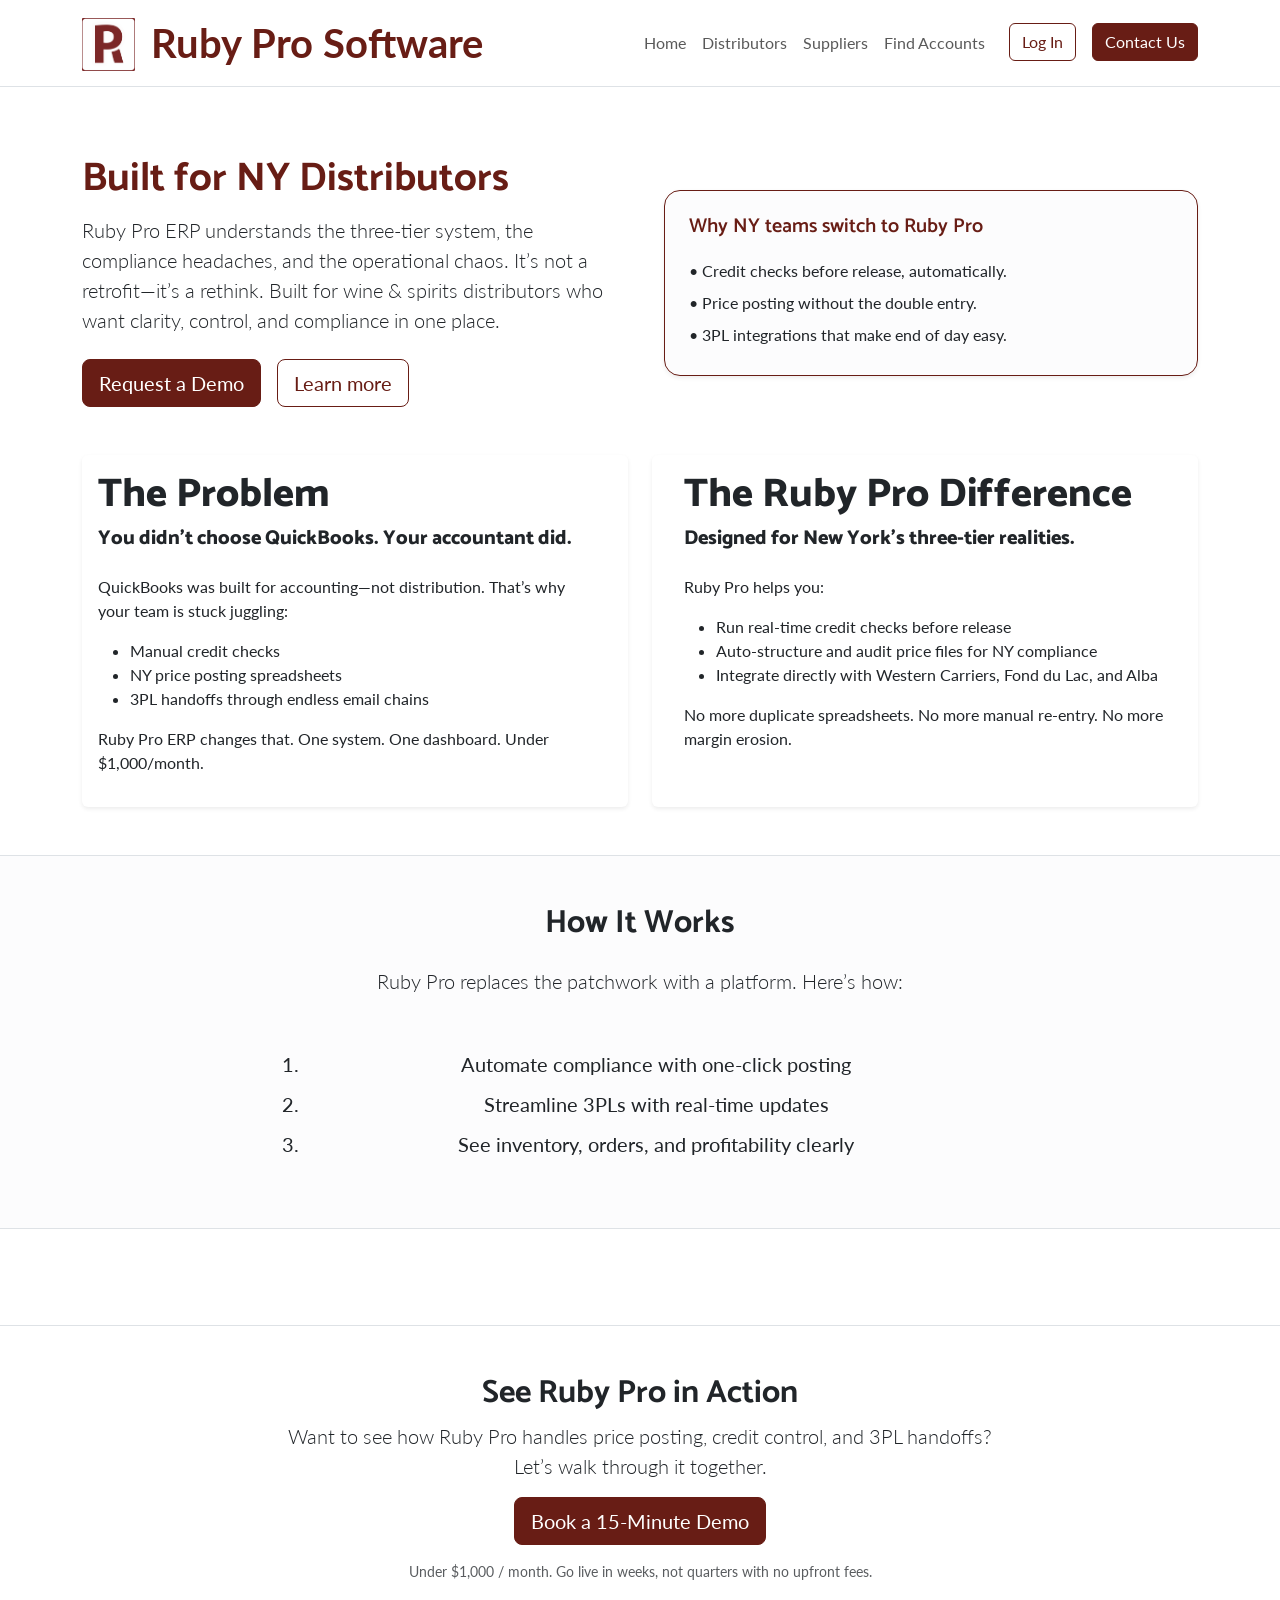
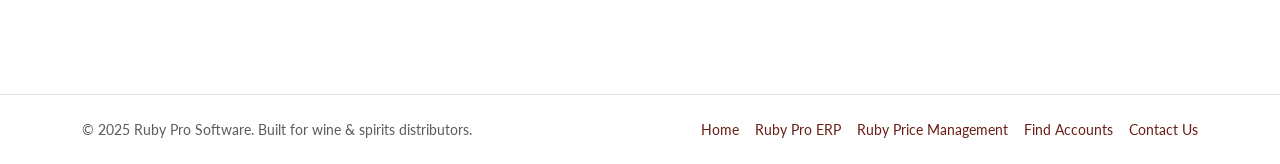
<file: ny.html>
<!DOCTYPE html>
<html data-bs-theme="light" lang="en" data-bss-forced-theme="light">

<head>
    <meta charset="utf-8">
    <meta name="viewport" content="width=device-width, initial-scale=1.0, shrink-to-fit=no">
    <title>Ruby Pro ERP for NY Distributors</title>
    <link rel="stylesheet" href="assets/bootstrap/css/bootstrap.min.css">
    <link rel="stylesheet" href="https://fonts.googleapis.com/css?family=Catamaran:100,200,300,400,500,600,700,800,900&amp;display=swap">
    <link rel="stylesheet" href="https://fonts.googleapis.com/css?family=Lato:100,100i,300,300i,400,400i,700,700i,900,900i&amp;display=swap">
    <link rel="stylesheet" href="assets/css/bss-overrides.css">
    <link rel="stylesheet" href="assets/css/rubypro.css">
    <link rel="stylesheet" href="assets/css/rubypro.compiled.css">
<script>function initApollo(){var n=Math.random().toString(36).substring(7),o=document.createElement("script");
o.src="https://assets.apollo.io/micro/website-tracker/tracker.iife.js?nocache="+n,o.async=!0,o.defer=!0,
o.onload=function(){window.trackingFunctions.onLoad({appId:"68dd9e5f3d1229001d8ed1a4"})},
document.head.appendChild(o)}initApollo();</script>

<script async src="https://www.googletagmanager.com/gtag/js?id=G-LC32W6VK7M"></script>
<script>
  window.dataLayer = window.dataLayer || [];
  function gtag(){dataLayer.push(arguments);}
  gtag('js', new Date());

  gtag('config', 'G-LC32W6VK7M');
</script>
</head>

<body>
    <nav class="navbar navbar-expand-lg sticky-top text-primary bg-white navbar-light border-bottom">
        <div class="container"><a class="navbar-brand fw-bold link-primary" href="/"><img class="position-relative float-start" src="assets/img/ruby-pro-small-logo.png" width="53" height="53" style="margin-top:5px;"><span class="fs-1 ms-3">Ruby Pro Software</span></a><button data-bs-toggle="collapse" data-bs-target="#navbarsExample" class="navbar-toggler" type="button" aria-controls="navbarsExample" aria-expanded="false" aria-label="Toggle navigation"><span class="navbar-toggler-icon"></span></button>
            <div class="collapse navbar-collapse" id="navbarsExample">
                <ul class="navbar-nav ms-auto mb-2 mb-lg-0">
                    <li class="nav-item"><a class="nav-link" href="/">Home</a></li>
                    <li class="nav-item"><a class="nav-link" href="/route-accounting">Distributors</a></li>
                    <li class="nav-item"><a class="nav-link" href="/pricing">Suppliers</a></li>
                    <li class="nav-item"><a class="nav-link" href="https://rubyprolicenseintelligence.up.railway.app/">Find Accounts</a></li>
                    <li class="nav-item"><a class="btn btn-outline-primary ms-lg-3" role="button" href="https://rubyprolicenseintelligence.up.railway.app/">Log In</a></li>
                    <li class="nav-item"><a class="btn btn-primary ms-lg-3" role="button" href="/contact-us.html">Contact Us</a></li>
                </ul>
            </div>
        </div>
    </nav>
    <header class="bg-white mt-6">
        <div class="container">
            <div class="row align-items-center g-5">
                <div class="col-lg-6">
                    <h1 class="display-5 fs-1 fw-bold lh-1"><span class="text-primary">Built for NY Distributors</span></h1>
                    <p class="lead mt-3">Ruby Pro ERP understands the three-tier system, the compliance headaches, and the operational chaos. It’s not a retrofit—it’s a rethink. Built for wine &amp; spirits distributors who want clarity, control, and compliance in one place.</p>
                    <div class="d-flex gap-3 mt-4"><a class="btn btn-primary btn-lg" role="button" href="#demo">Request a Demo</a><a class="btn btn-outline-primary btn-lg" role="button" href="price-management.html">Learn more</a></div>
                </div>
                <div class="col-lg-6">
                    <div class="bg-light-subtle border rounded-4 border-primary shadow-sm p-4 hero-card">
                        <h5 class="fw-semibold text-primary mb-3">Why NY teams switch to Ruby Pro</h5>
                        <ul class="list-unstyled lh-lg mb-0">
                            <li>• Credit checks before release, automatically.</li>
                            <li>• Price posting without the double entry.</li>
                            <li>• 3PL integrations that make end of day easy.</li>
                        </ul>
                    </div>
                </div>
            </div>
        </div>
    </header>
    <section class="mb-0 py-5">
        <div class="container">
            <div class="row g-4">
                <div class="col-md-6">
                    <div class="card h-100 border-0 shadow-sm">
                        <div class="card-body me-3">
                            <h1 class="card-title">The Problem</h1>
                            <h3 class="h5">You didn’t choose QuickBooks. Your accountant did.</h3>
                            <p class="mt-4"> QuickBooks was built for accounting—not distribution. That’s why your team is stuck juggling: </p>
                            <ul>
                                <li>Manual credit checks</li>
                                <li>NY price posting spreadsheets</li>
                                <li>3PL handoffs through endless email chains</li>
                            </ul><span> Ruby Pro ERP changes that. One system. One dashboard. Under $1,000/month. </span>
                            <p></p>
                        </div>
                    </div>
                </div>
                <div class="col-md-6">
                    <div class="card h-100 border-0 shadow-sm">
                        <div class="card-body ms-3">
                            <h1 class="card-title">The Ruby Pro Difference</h1>
                            <h3 class="h5">Designed for New York’s three-tier realities.</h3>
                            <p class="mt-4"> Ruby Pro helps you: </p>
                            <ul>
                                <li>Run real-time credit checks before release</li>
                                <li>Auto-structure and audit price files for NY compliance</li>
                                <li>Integrate directly with Western Carriers, Fond du Lac, and Alba</li>
                            </ul><span> No more duplicate spreadsheets. No more manual re-entry. No more margin erosion. </span>
                            <p></p>
                        </div>
                    </div>
                </div>
            </div>
        </div>
    </section>
    <section class="bg-light-subtle py-5 border-top border-bottom">
        <div class="container text-center">
            <h2 class="fw-bold mb-4">How It Works</h2>
            <p class="lead mb-5">Ruby Pro replaces the patchwork with a platform. Here’s how:</p>
            <div class="row justify-content-center">
                <div class="col-md-8">
                    <ol class="fs-5 lh-lg">
                        <li>Automate compliance with one-click posting</li>
                        <li>Streamline 3PLs with real-time updates</li>
                        <li>See inventory, orders, and profitability clearly</li>
                    </ol>
                </div>
            </div>
        </div>
    </section>
    <section class="mb-0 py-5"></section>
    <section class="bg-white py-5 border-top" id="demo">
        <div class="container">
            <div class="row justify-content-center">
                <div class="col-lg-8 text-center">
                    <h2 class="fw-bold">See Ruby Pro in Action</h2>
                    <p class="lead mt-2">Want to see how Ruby Pro handles price posting, credit control, and 3PL handoffs? Let’s walk through it together.</p><a class="btn btn-primary btn-lg" role="button" href="mailto:sales@rubyprosoftware.com?subject=Ruby%20Pro%20ERP%20Demo">Book a 15-Minute Demo</a>
                    <p class="text-muted mt-3 small">Under $1,000 / month. Go live in weeks, not quarters with no upfront fees.</p>
                </div>
            </div>
        </div>
    </section>
    <footer class="bg-white mt-5 py-4 border-top">
        <div class="container d-flex justify-content-between align-items-center flex-wrap">
            <p class="text-muted mb-0 small">© 2025 Ruby Pro Software. Built for wine &amp; spirits distributors.</p>
            <div class="text-primary small"><a class="text-decoration-none me-3" href="/" style="color: #681d15 !important">Home</a><a class="text-decoration-none me-3" href="/route-accounting" style="color: #681d15 !important">Ruby Pro ERP</a><a class="text-decoration-none me-3" href="/pricing" style="color: #681d15 !important">Ruby Price Management</a><a class="text-decoration-none me-3" href="https://rubyprolicenseintelligence.up.railway.app/" style="color: #681d15 !important">Find Accounts</a><a class="text-decoration-none" href="/contact-us.html" style="color: #681d15 !important">Contact Us</a></div>
        </div>
    </footer>
    <script src="assets/bootstrap/js/bootstrap.min.js"></script>
    <script src="assets/js/states.js"></script>
</body>

</html>
</file>
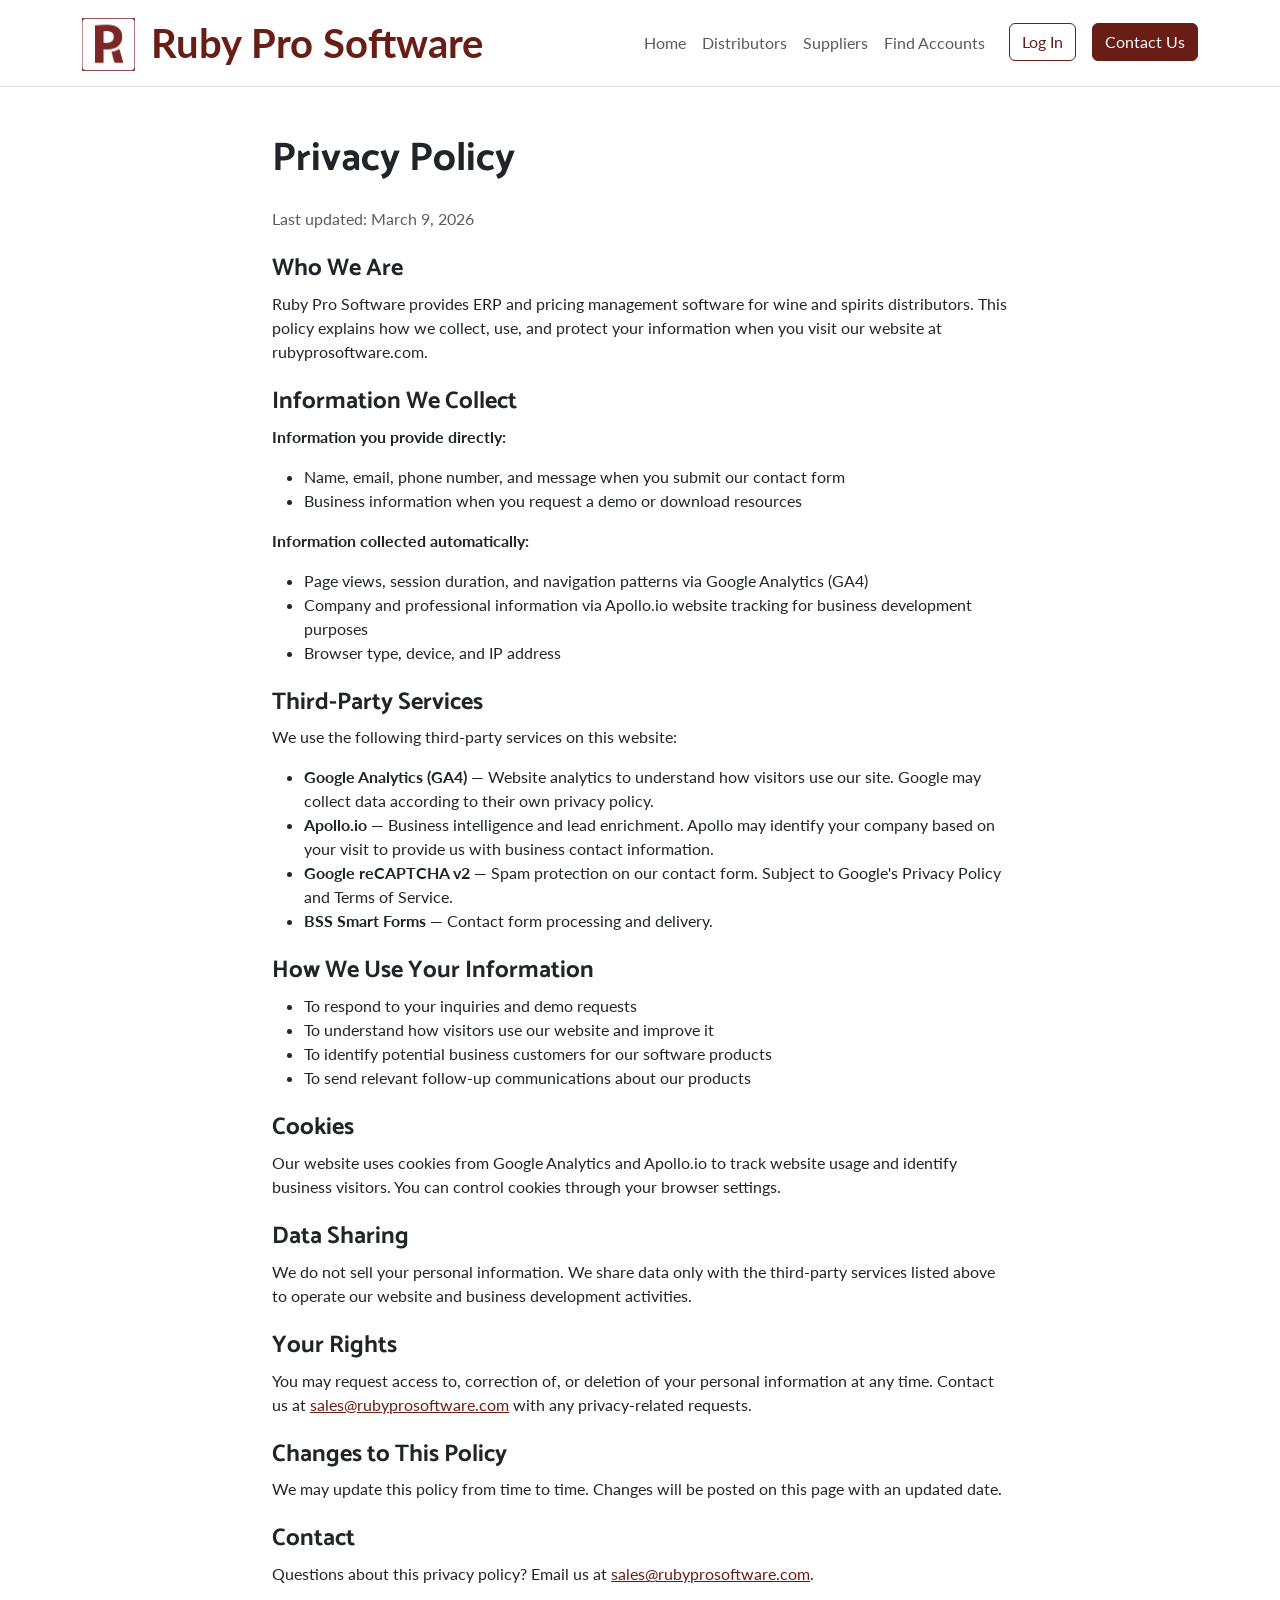
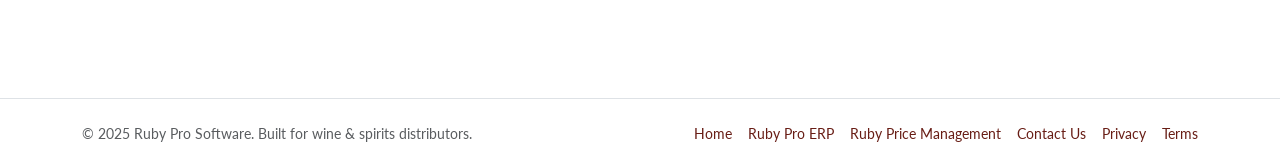
<file: privacy-policy.html>
<!DOCTYPE html>
<html data-bs-theme="light" lang="en">

<head>
    <meta charset="utf-8">
    <meta name="viewport" content="width=device-width, initial-scale=1.0, shrink-to-fit=no">
    <title>Privacy Policy - Ruby Pro Software</title>
    <link rel="icon" type="image/png" href="/assets/img/ruby-pro-small-logo.png">
    <link rel="apple-touch-icon" href="/assets/img/ruby-pro-small-logo.png">
    <link rel="stylesheet" href="assets/bootstrap/css/bootstrap.min.css">
    <link rel="stylesheet" href="https://fonts.googleapis.com/css?family=Catamaran:100,200,300,400,500,600,700,800,900&amp;display=swap">
    <link rel="stylesheet" href="https://fonts.googleapis.com/css?family=Lato:100,100i,300,300i,400,400i,700,700i,900,900i&amp;display=swap">
    <link rel="stylesheet" href="assets/css/bss-overrides.css">
    <link rel="stylesheet" href="assets/css/rubypro.css">
    <link rel="stylesheet" href="assets/css/rubypro.compiled.css">
<script>function initApollo(){var n=Math.random().toString(36).substring(7),o=document.createElement("script");
o.src="https://assets.apollo.io/micro/website-tracker/tracker.iife.js?nocache="+n,o.async=!0,o.defer=!0,
o.onload=function(){window.trackingFunctions.onLoad({appId:"68dd9e5f3d1229001d8ed1a4"})},
document.head.appendChild(o)}initApollo();</script>

<script async src="https://www.googletagmanager.com/gtag/js?id=G-LC32W6VK7M"></script>
<script>
  window.dataLayer = window.dataLayer || [];
  function gtag(){dataLayer.push(arguments);}
  gtag('js', new Date());

  gtag('config', 'G-LC32W6VK7M');
</script>
</head>

<body>
    <nav class="navbar navbar-expand-lg sticky-top text-primary bg-white navbar-light border-bottom">
        <div class="container"><a class="navbar-brand fw-bold link-primary" href="/"><img class="position-relative float-start" src="assets/img/ruby-pro-small-logo.png" width="53" height="53" style="margin-top:5px;"><span class="fs-1 ms-3">Ruby Pro Software</span></a><button data-bs-toggle="collapse" data-bs-target="#navbarsExample" class="navbar-toggler" type="button" aria-controls="navbarsExample" aria-expanded="false" aria-label="Toggle navigation"><span class="navbar-toggler-icon"></span></button>
            <div class="collapse navbar-collapse" id="navbarsExample">
                <ul class="navbar-nav ms-auto mb-2 mb-lg-0">
                    <li class="nav-item"><a class="nav-link" href="/">Home</a></li>
                    <li class="nav-item"><a class="nav-link" href="/route-accounting">Distributors</a></li>
                    <li class="nav-item"><a class="nav-link" href="/pricing">Suppliers</a></li>
                    <li class="nav-item"><a class="nav-link" href="https://rubyprolicenseintelligence.up.railway.app/">Find Accounts</a></li>
                    <li class="nav-item"><a class="btn btn-outline-primary ms-lg-3" role="button" href="https://rubyprolicenseintelligence.up.railway.app/">Log In</a></li>
                    <li class="nav-item"><a class="btn btn-primary ms-lg-3" role="button" href="/contact-us.html">Contact Us</a></li>
                </ul>
            </div>
        </div>
    </nav>
    <section class="py-5">
        <div class="container">
            <div class="row justify-content-center">
                <div class="col-lg-8">
                    <h1 class="fw-bold mb-4">Privacy Policy</h1>
                    <p class="text-muted mb-4">Last updated: March 9, 2026</p>

                    <h4 class="fw-bold mt-4">Who We Are</h4>
                    <p>Ruby Pro Software provides ERP and pricing management software for wine and spirits distributors. This policy explains how we collect, use, and protect your information when you visit our website at rubyprosoftware.com.</p>

                    <h4 class="fw-bold mt-4">Information We Collect</h4>
                    <p><strong>Information you provide directly:</strong></p>
                    <ul>
                        <li>Name, email, phone number, and message when you submit our contact form</li>
                        <li>Business information when you request a demo or download resources</li>
                    </ul>
                    <p><strong>Information collected automatically:</strong></p>
                    <ul>
                        <li>Page views, session duration, and navigation patterns via Google Analytics (GA4)</li>
                        <li>Company and professional information via Apollo.io website tracking for business development purposes</li>
                        <li>Browser type, device, and IP address</li>
                    </ul>

                    <h4 class="fw-bold mt-4">Third-Party Services</h4>
                    <p>We use the following third-party services on this website:</p>
                    <ul>
                        <li><strong>Google Analytics (GA4)</strong> &mdash; Website analytics to understand how visitors use our site. Google may collect data according to their own privacy policy.</li>
                        <li><strong>Apollo.io</strong> &mdash; Business intelligence and lead enrichment. Apollo may identify your company based on your visit to provide us with business contact information.</li>
                        <li><strong>Google reCAPTCHA v2</strong> &mdash; Spam protection on our contact form. Subject to Google's Privacy Policy and Terms of Service.</li>
                        <li><strong>BSS Smart Forms</strong> &mdash; Contact form processing and delivery.</li>
                    </ul>

                    <h4 class="fw-bold mt-4">How We Use Your Information</h4>
                    <ul>
                        <li>To respond to your inquiries and demo requests</li>
                        <li>To understand how visitors use our website and improve it</li>
                        <li>To identify potential business customers for our software products</li>
                        <li>To send relevant follow-up communications about our products</li>
                    </ul>

                    <h4 class="fw-bold mt-4">Cookies</h4>
                    <p>Our website uses cookies from Google Analytics and Apollo.io to track website usage and identify business visitors. You can control cookies through your browser settings.</p>

                    <h4 class="fw-bold mt-4">Data Sharing</h4>
                    <p>We do not sell your personal information. We share data only with the third-party services listed above to operate our website and business development activities.</p>

                    <h4 class="fw-bold mt-4">Your Rights</h4>
                    <p>You may request access to, correction of, or deletion of your personal information at any time. Contact us at <a href="mailto:sales@rubyprosoftware.com" style="color: #681d15;">sales@rubyprosoftware.com</a> with any privacy-related requests.</p>

                    <h4 class="fw-bold mt-4">Changes to This Policy</h4>
                    <p>We may update this policy from time to time. Changes will be posted on this page with an updated date.</p>

                    <h4 class="fw-bold mt-4">Contact</h4>
                    <p>Questions about this privacy policy? Email us at <a href="mailto:sales@rubyprosoftware.com" style="color: #681d15;">sales@rubyprosoftware.com</a>.</p>
                </div>
            </div>
        </div>
    </section>
    <footer class="bg-white mt-5 py-4 border-top">
        <div class="container d-flex justify-content-between align-items-center flex-wrap">
            <p class="text-muted mb-0 small">&copy; 2025 Ruby Pro Software. Built for wine &amp; spirits distributors.</p>
            <div class="text-primary small"><a class="text-decoration-none me-3" href="/" style="color: #681d15 !important">Home</a><a class="text-decoration-none me-3" href="/route-accounting" style="color: #681d15 !important">Ruby Pro ERP</a><a class="text-decoration-none me-3" href="/pricing" style="color: #681d15 !important">Ruby Price Management</a><a class="text-decoration-none me-3" href="/contact-us.html" style="color: #681d15 !important">Contact Us</a><a class="text-decoration-none me-3" href="/privacy-policy.html" style="color: #681d15 !important">Privacy</a><a class="text-decoration-none" href="/terms-of-service.html" style="color: #681d15 !important">Terms</a></div>
        </div>
    </footer>
    <script src="assets/bootstrap/js/bootstrap.min.js"></script>
</body>

</html>
</file>
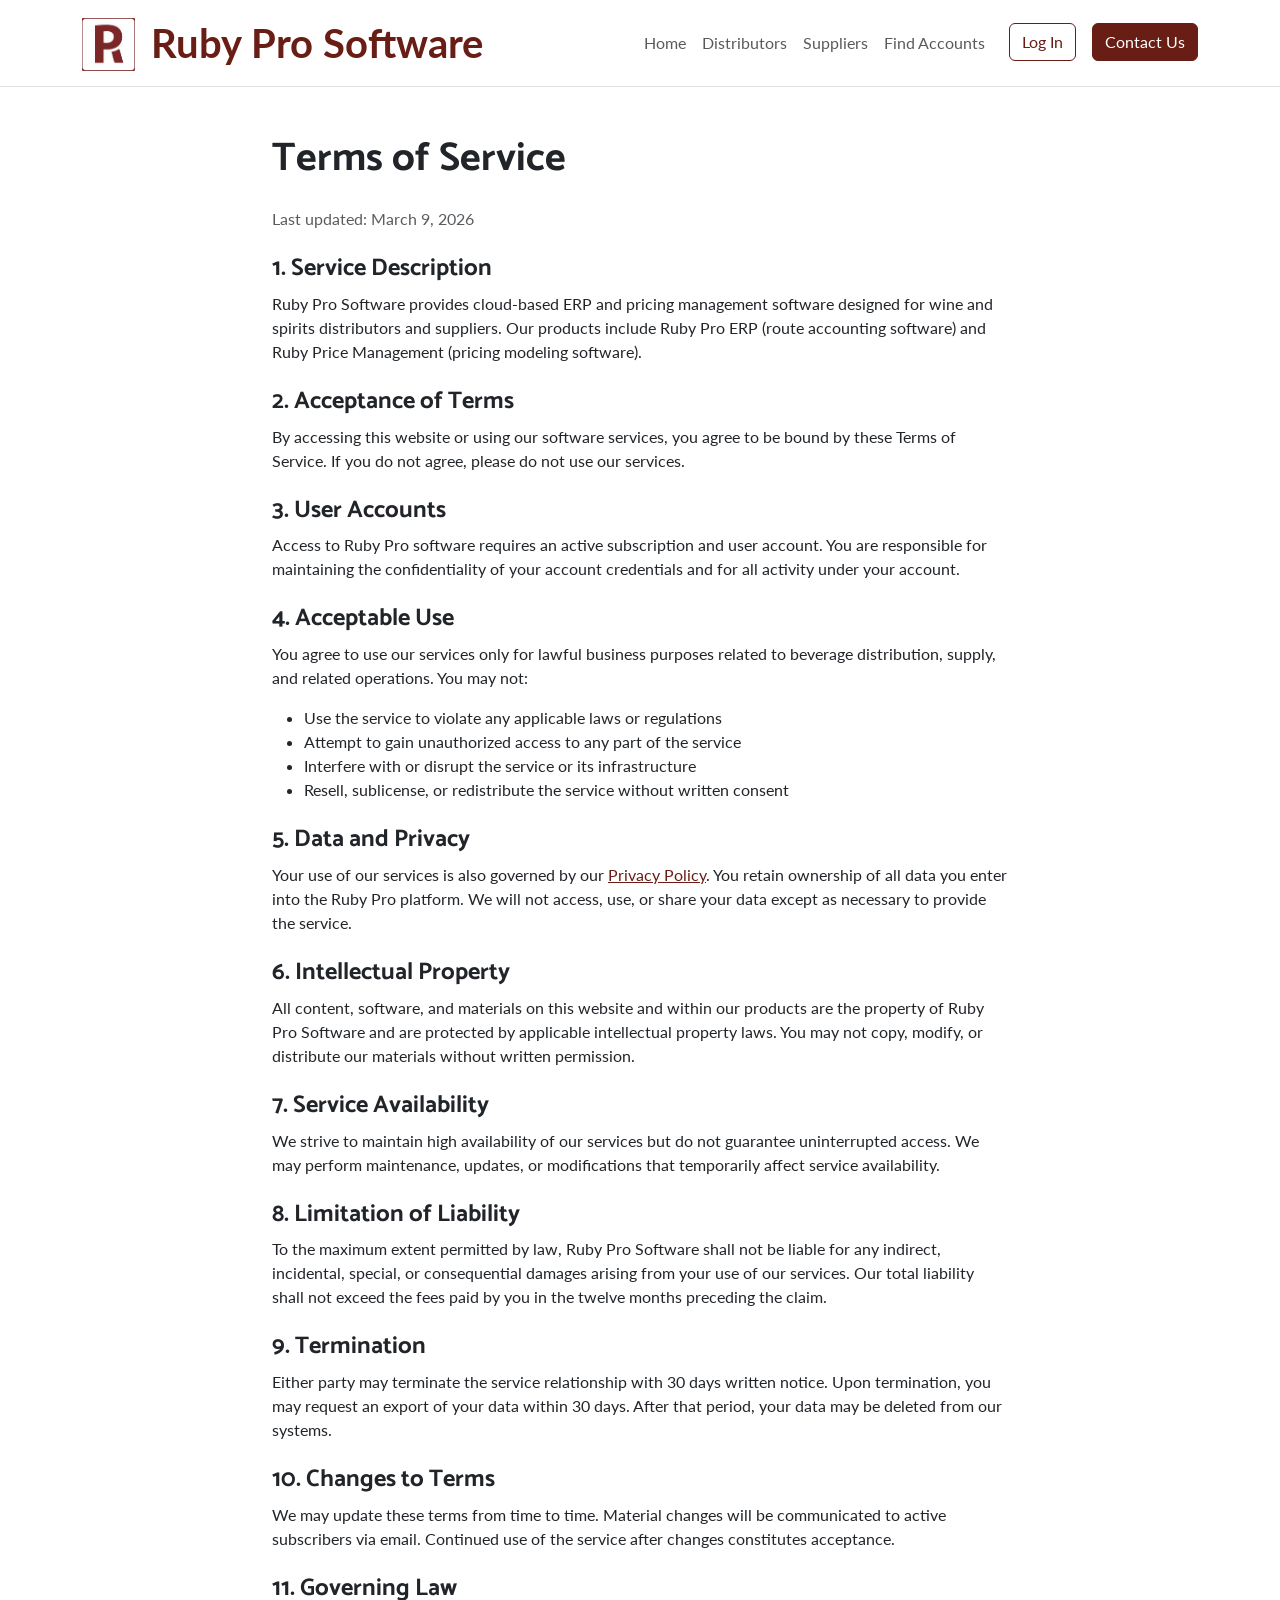
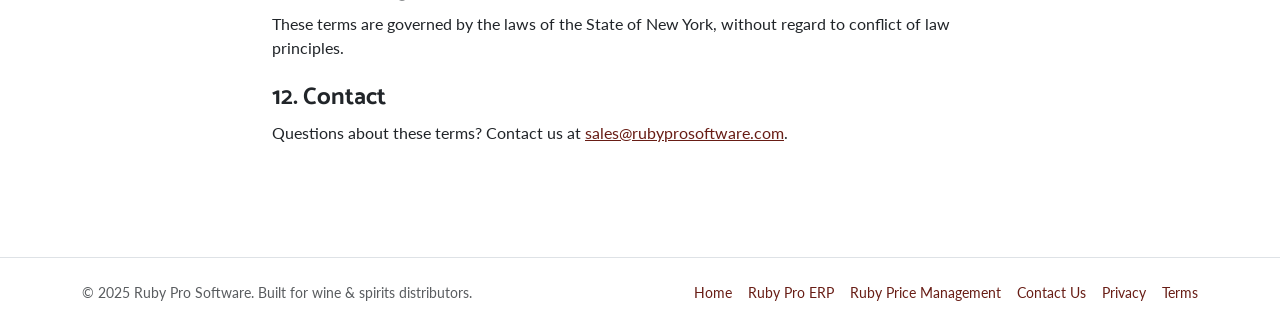
<file: terms-of-service.html>
<!DOCTYPE html>
<html data-bs-theme="light" lang="en">

<head>
    <meta charset="utf-8">
    <meta name="viewport" content="width=device-width, initial-scale=1.0, shrink-to-fit=no">
    <title>Terms of Service - Ruby Pro Software</title>
    <link rel="icon" type="image/png" href="/assets/img/ruby-pro-small-logo.png">
    <link rel="apple-touch-icon" href="/assets/img/ruby-pro-small-logo.png">
    <link rel="stylesheet" href="assets/bootstrap/css/bootstrap.min.css">
    <link rel="stylesheet" href="https://fonts.googleapis.com/css?family=Catamaran:100,200,300,400,500,600,700,800,900&amp;display=swap">
    <link rel="stylesheet" href="https://fonts.googleapis.com/css?family=Lato:100,100i,300,300i,400,400i,700,700i,900,900i&amp;display=swap">
    <link rel="stylesheet" href="assets/css/bss-overrides.css">
    <link rel="stylesheet" href="assets/css/rubypro.css">
    <link rel="stylesheet" href="assets/css/rubypro.compiled.css">
<script>function initApollo(){var n=Math.random().toString(36).substring(7),o=document.createElement("script");
o.src="https://assets.apollo.io/micro/website-tracker/tracker.iife.js?nocache="+n,o.async=!0,o.defer=!0,
o.onload=function(){window.trackingFunctions.onLoad({appId:"68dd9e5f3d1229001d8ed1a4"})},
document.head.appendChild(o)}initApollo();</script>

<script async src="https://www.googletagmanager.com/gtag/js?id=G-LC32W6VK7M"></script>
<script>
  window.dataLayer = window.dataLayer || [];
  function gtag(){dataLayer.push(arguments);}
  gtag('js', new Date());

  gtag('config', 'G-LC32W6VK7M');
</script>
</head>

<body>
    <nav class="navbar navbar-expand-lg sticky-top text-primary bg-white navbar-light border-bottom">
        <div class="container"><a class="navbar-brand fw-bold link-primary" href="/"><img class="position-relative float-start" src="assets/img/ruby-pro-small-logo.png" width="53" height="53" style="margin-top:5px;"><span class="fs-1 ms-3">Ruby Pro Software</span></a><button data-bs-toggle="collapse" data-bs-target="#navbarsExample" class="navbar-toggler" type="button" aria-controls="navbarsExample" aria-expanded="false" aria-label="Toggle navigation"><span class="navbar-toggler-icon"></span></button>
            <div class="collapse navbar-collapse" id="navbarsExample">
                <ul class="navbar-nav ms-auto mb-2 mb-lg-0">
                    <li class="nav-item"><a class="nav-link" href="/">Home</a></li>
                    <li class="nav-item"><a class="nav-link" href="/route-accounting">Distributors</a></li>
                    <li class="nav-item"><a class="nav-link" href="/pricing">Suppliers</a></li>
                    <li class="nav-item"><a class="nav-link" href="https://rubyprolicenseintelligence.up.railway.app/">Find Accounts</a></li>
                    <li class="nav-item"><a class="btn btn-outline-primary ms-lg-3" role="button" href="https://rubyprolicenseintelligence.up.railway.app/">Log In</a></li>
                    <li class="nav-item"><a class="btn btn-primary ms-lg-3" role="button" href="/contact-us.html">Contact Us</a></li>
                </ul>
            </div>
        </div>
    </nav>
    <section class="py-5">
        <div class="container">
            <div class="row justify-content-center">
                <div class="col-lg-8">
                    <h1 class="fw-bold mb-4">Terms of Service</h1>
                    <p class="text-muted mb-4">Last updated: March 9, 2026</p>

                    <h4 class="fw-bold mt-4">1. Service Description</h4>
                    <p>Ruby Pro Software provides cloud-based ERP and pricing management software designed for wine and spirits distributors and suppliers. Our products include Ruby Pro ERP (route accounting software) and Ruby Price Management (pricing modeling software).</p>

                    <h4 class="fw-bold mt-4">2. Acceptance of Terms</h4>
                    <p>By accessing this website or using our software services, you agree to be bound by these Terms of Service. If you do not agree, please do not use our services.</p>

                    <h4 class="fw-bold mt-4">3. User Accounts</h4>
                    <p>Access to Ruby Pro software requires an active subscription and user account. You are responsible for maintaining the confidentiality of your account credentials and for all activity under your account.</p>

                    <h4 class="fw-bold mt-4">4. Acceptable Use</h4>
                    <p>You agree to use our services only for lawful business purposes related to beverage distribution, supply, and related operations. You may not:</p>
                    <ul>
                        <li>Use the service to violate any applicable laws or regulations</li>
                        <li>Attempt to gain unauthorized access to any part of the service</li>
                        <li>Interfere with or disrupt the service or its infrastructure</li>
                        <li>Resell, sublicense, or redistribute the service without written consent</li>
                    </ul>

                    <h4 class="fw-bold mt-4">5. Data and Privacy</h4>
                    <p>Your use of our services is also governed by our <a href="/privacy-policy.html" style="color: #681d15;">Privacy Policy</a>. You retain ownership of all data you enter into the Ruby Pro platform. We will not access, use, or share your data except as necessary to provide the service.</p>

                    <h4 class="fw-bold mt-4">6. Intellectual Property</h4>
                    <p>All content, software, and materials on this website and within our products are the property of Ruby Pro Software and are protected by applicable intellectual property laws. You may not copy, modify, or distribute our materials without written permission.</p>

                    <h4 class="fw-bold mt-4">7. Service Availability</h4>
                    <p>We strive to maintain high availability of our services but do not guarantee uninterrupted access. We may perform maintenance, updates, or modifications that temporarily affect service availability.</p>

                    <h4 class="fw-bold mt-4">8. Limitation of Liability</h4>
                    <p>To the maximum extent permitted by law, Ruby Pro Software shall not be liable for any indirect, incidental, special, or consequential damages arising from your use of our services. Our total liability shall not exceed the fees paid by you in the twelve months preceding the claim.</p>

                    <h4 class="fw-bold mt-4">9. Termination</h4>
                    <p>Either party may terminate the service relationship with 30 days written notice. Upon termination, you may request an export of your data within 30 days. After that period, your data may be deleted from our systems.</p>

                    <h4 class="fw-bold mt-4">10. Changes to Terms</h4>
                    <p>We may update these terms from time to time. Material changes will be communicated to active subscribers via email. Continued use of the service after changes constitutes acceptance.</p>

                    <h4 class="fw-bold mt-4">11. Governing Law</h4>
                    <p>These terms are governed by the laws of the State of New York, without regard to conflict of law principles.</p>

                    <h4 class="fw-bold mt-4">12. Contact</h4>
                    <p>Questions about these terms? Contact us at <a href="mailto:sales@rubyprosoftware.com" style="color: #681d15;">sales@rubyprosoftware.com</a>.</p>
                </div>
            </div>
        </div>
    </section>
    <footer class="bg-white mt-5 py-4 border-top">
        <div class="container d-flex justify-content-between align-items-center flex-wrap">
            <p class="text-muted mb-0 small">&copy; 2025 Ruby Pro Software. Built for wine &amp; spirits distributors.</p>
            <div class="text-primary small"><a class="text-decoration-none me-3" href="/" style="color: #681d15 !important">Home</a><a class="text-decoration-none me-3" href="/route-accounting" style="color: #681d15 !important">Ruby Pro ERP</a><a class="text-decoration-none me-3" href="/pricing" style="color: #681d15 !important">Ruby Price Management</a><a class="text-decoration-none me-3" href="/contact-us.html" style="color: #681d15 !important">Contact Us</a><a class="text-decoration-none me-3" href="/privacy-policy.html" style="color: #681d15 !important">Privacy</a><a class="text-decoration-none" href="/terms-of-service.html" style="color: #681d15 !important">Terms</a></div>
        </div>
    </footer>
    <script src="assets/bootstrap/js/bootstrap.min.js"></script>
</body>

</html>
</file>
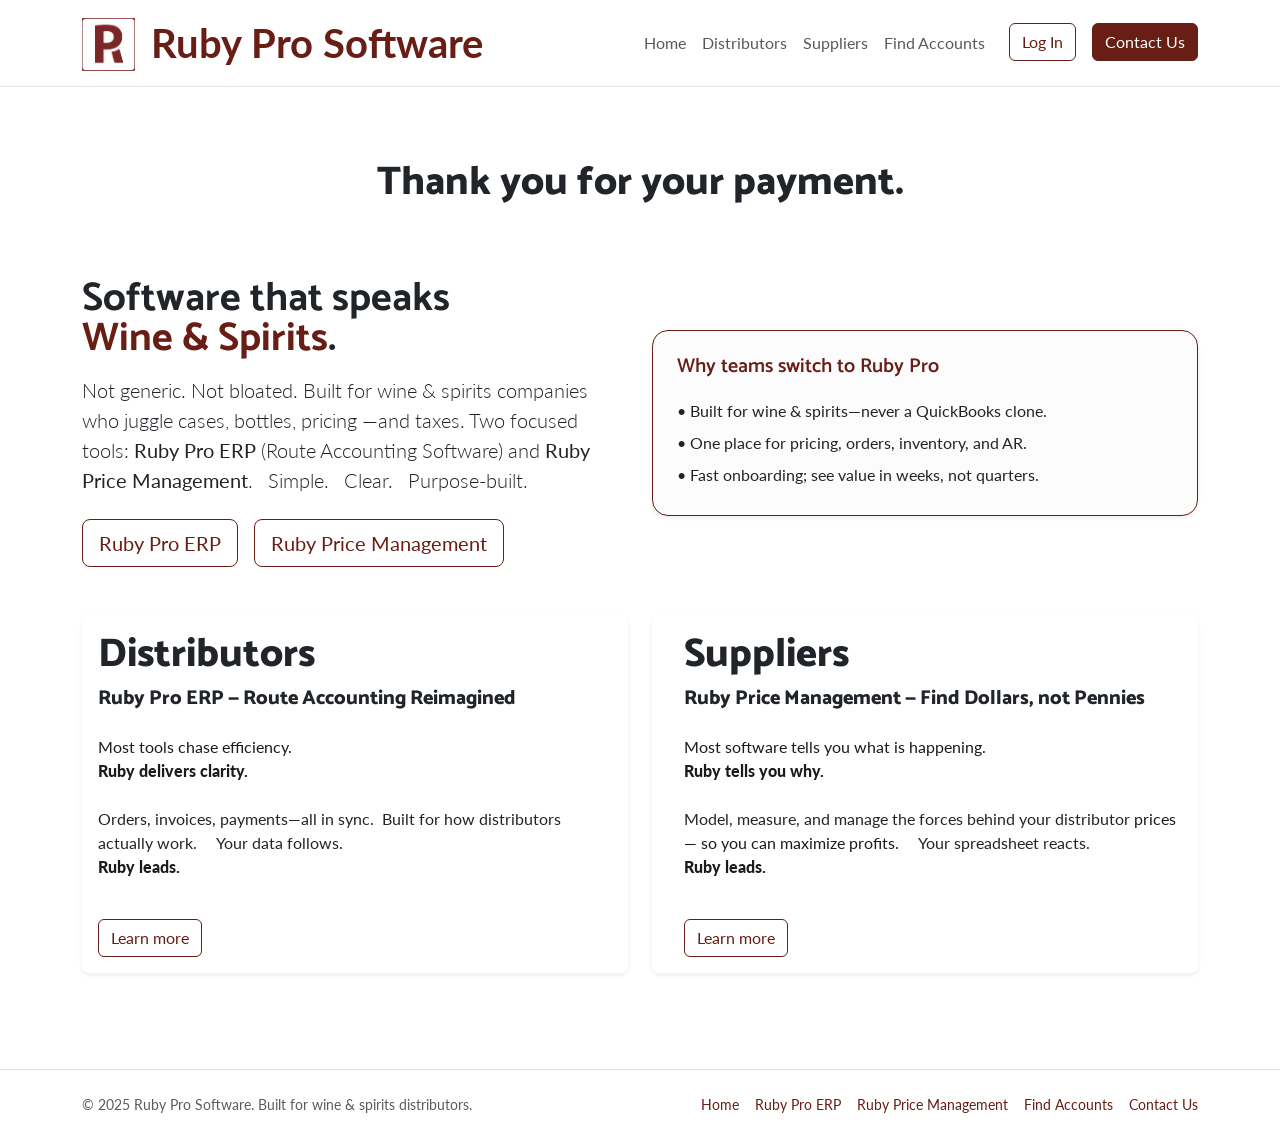
<file: thank-you.html>
<!DOCTYPE html>
<html data-bs-theme="light" lang="en">

<head>
    <meta charset="utf-8">
    <meta name="viewport" content="width=device-width, initial-scale=1.0, shrink-to-fit=no">
    <title>Ruby Pro Software</title>
    <link rel="stylesheet" href="assets/bootstrap/css/bootstrap.min.css">
    <link rel="stylesheet" href="https://fonts.googleapis.com/css?family=Catamaran:100,200,300,400,500,600,700,800,900&amp;display=swap">
    <link rel="stylesheet" href="https://fonts.googleapis.com/css?family=Lato:100,100i,300,300i,400,400i,700,700i,900,900i&amp;display=swap">
    <link rel="stylesheet" href="assets/css/bss-overrides.css">
    <link rel="stylesheet" href="assets/css/rubypro.css">
    <link rel="stylesheet" href="assets/css/rubypro.compiled.css">
<script>function initApollo(){var n=Math.random().toString(36).substring(7),o=document.createElement("script");
o.src="https://assets.apollo.io/micro/website-tracker/tracker.iife.js?nocache="+n,o.async=!0,o.defer=!0,
o.onload=function(){window.trackingFunctions.onLoad({appId:"68dd9e5f3d1229001d8ed1a4"})},
document.head.appendChild(o)}initApollo();</script>

<script async src="https://www.googletagmanager.com/gtag/js?id=G-LC32W6VK7M"></script>
<script>
  window.dataLayer = window.dataLayer || [];
  function gtag(){dataLayer.push(arguments);}
  gtag('js', new Date());

  gtag('config', 'G-LC32W6VK7M');
</script>
</head>

<body>
    <nav class="navbar navbar-expand-lg sticky-top text-primary bg-white navbar-light border-bottom">
        <div class="container"><a class="navbar-brand fw-bold link-primary" href="/"><img class="position-relative float-start" src="assets/img/ruby-pro-small-logo.png" width="53" height="53" style="margin-top:5px;"><span class="fs-1 ms-3">Ruby Pro Software</span></a><button data-bs-toggle="collapse" data-bs-target="#navbarsExample" class="navbar-toggler" type="button" aria-controls="navbarsExample" aria-expanded="false" aria-label="Toggle navigation"><span class="navbar-toggler-icon"></span></button>
            <div class="collapse navbar-collapse" id="navbarsExample">
                <ul class="navbar-nav ms-auto mb-2 mb-lg-0">
                    <li class="nav-item"><a class="nav-link" href="/">Home</a></li>
                    <li class="nav-item"><a class="nav-link" href="/route-accounting">Distributors</a></li>
                    <li class="nav-item"><a class="nav-link" href="/pricing">Suppliers</a></li>
                    <li class="nav-item"><a class="nav-link" href="https://rubyprolicenseintelligence.up.railway.app/">Find Accounts</a></li>
                    <li class="nav-item"><a class="btn btn-outline-primary ms-lg-3" role="button" href="https://rubyprolicenseintelligence.up.railway.app/">Log In</a></li>
                    <li class="nav-item"><a class="btn btn-primary ms-lg-3" role="button" href="/contact-us.html">Contact Us</a></li>
                </ul>
            </div>
        </div>
    </nav>
    <section></section>
    <header class="bg-white mt-6">
        <div class="container">
            <h1 class="mb-6" style="text-align: center;">Thank you for your payment.</h1>
        </div>
        <div class="container">
            <div class="row align-items-center">
                <div class="col-lg-6">
                    <h1 class="display-5 fs-1 fw-bold lh-1">Software that speaks<br><span class="text-primary">Wine &amp; Spirits</span>.</h1>
                    <p class="lead mt-3">Not generic. Not bloated. Built for wine &amp; spirits companies who juggle cases, bottles, pricing —and taxes. Two focused tools: <strong>Ruby Pro ERP</strong>&nbsp;(Route Accounting Software) and <strong>Ruby Price Management</strong>.&nbsp; &nbsp;Simple.&nbsp; &nbsp;Clear.&nbsp; &nbsp;Purpose-built.</p>
                    <div class="d-flex gap-3 mt-4"><a class="btn btn-outline-primary btn-lg" role="button" href="/route-accounting">Ruby Pro ERP</a><a class="btn btn-outline-primary btn-lg" role="button" href="pricing">Ruby Price Management</a></div>
                </div>
                <div class="col-lg-6">
                    <div class="bg-light-subtle border rounded-4 border-primary shadow-sm p-4 hero-card">
                        <h5 class="fw-semibold text-primary mb-3">Why teams switch to Ruby Pro</h5>
                        <ul class="list-unstyled lh-lg mb-0">
                            <li>• Built for wine &amp; spirits—never a QuickBooks clone.</li>
                            <li>• One place for pricing, orders, inventory, and AR.</li>
                            <li>• Fast onboarding; see value in weeks, not quarters.</li>
                        </ul>
                    </div>
                </div>
            </div>
        </div>
    </header>
    <section class="mb-0 py-5">
        <div class="container">
            <div class="row g-4">
                <div class="col-md-6">
                    <div class="card h-100 border-0 shadow-sm">
                        <div class="card-body me-3">
                            <h1 class="card-title">Distributors</h1>
                            <h3 class="h5">Ruby Pro ERP — Route Accounting Reimagined</h3>
                            <p class="mt-4"><span style="color: rgb(27, 27, 27);">Most tools chase efficiency.&nbsp;&nbsp;</span><br><strong><strong><span style="color: rgb(27, 27, 27);">Ruby delivers clarity.</span></strong><br><br></strong>Orders, invoices, payments—all in sync.&nbsp;&nbsp;Built for how distributors actually work.&nbsp; &nbsp; &nbsp;Your data follows.<br><strong><strong><span style="color: rgb(27, 27, 27);">Ruby leads.</span></strong><br><br></strong></p><a class="btn btn-outline-primary" role="button" href="/route-accounting">Learn more</a>
                        </div>
                    </div>
                </div>
                <div class="col-md-6">
                    <div class="card h-100 border-0 shadow-sm">
                        <div class="card-body ms-3">
                            <h1 class="card-title">Suppliers</h1>
                            <h3 class="h5">Ruby Price Management — Find Dollars, not Pennies</h3>
                            <p class="mt-4"><span style="color: rgb(27, 27, 27);">Most software tells you what is happening.&nbsp;&nbsp;</span><br><strong><strong><span style="color: rgb(27, 27, 27);">Ruby tells you why.</span></strong><br><br></strong>Model, measure, and manage the forces behind your distributor&nbsp;<span style="color: rgb(27, 27, 27);">prices — so you can maximize profits.&nbsp; &nbsp; &nbsp;</span>Your spreadsheet reacts.<br><strong><strong><span style="color: rgb(27, 27, 27);">Ruby leads.</span></strong><br><br></strong></p><a class="btn btn-outline-primary" role="button" href="/pricing">Learn more</a>
                        </div>
                    </div>
                </div>
            </div>
        </div>
    </section>
    <footer class="bg-white mt-5 py-4 border-top">
        <div class="container d-flex justify-content-between align-items-center flex-wrap">
            <p class="text-muted mb-0 small">© 2025 Ruby Pro Software. Built for wine &amp; spirits distributors.</p>
            <div class="text-primary small"><a class="text-decoration-none me-3" href="/" style="color: #681d15 !important">Home</a><a class="text-decoration-none me-3" href="/route-accounting" style="color: #681d15 !important">Ruby Pro ERP</a><a class="text-decoration-none me-3" href="/pricing" style="color: #681d15 !important">Ruby Price Management</a><a class="text-decoration-none me-3" href="https://rubyprolicenseintelligence.up.railway.app/" style="color: #681d15 !important">Find Accounts</a><a class="text-decoration-none" href="/contact-us.html" style="color: #681d15 !important">Contact Us</a></div>
        </div>
    </footer>
    <script src="assets/bootstrap/js/bootstrap.min.js"></script>
    <script src="assets/js/states.js"></script>
</body>

</html>
</file>
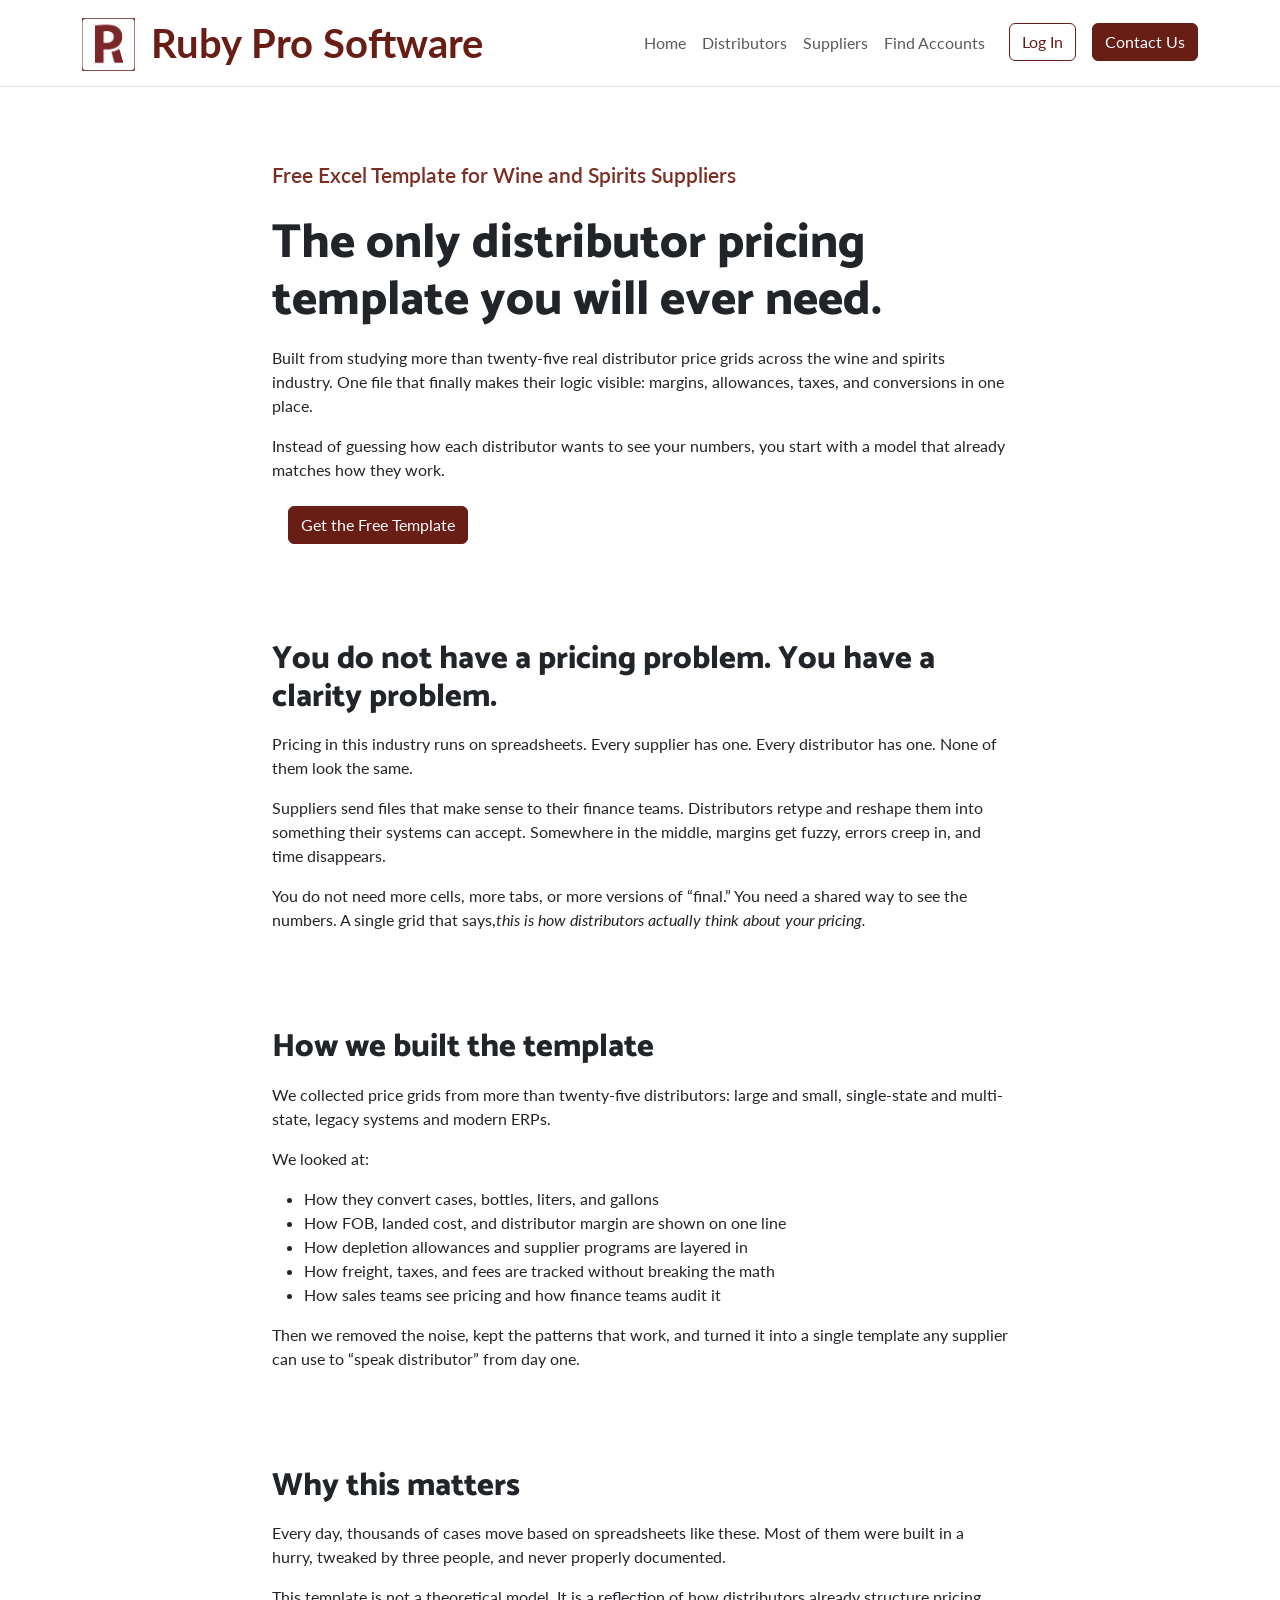
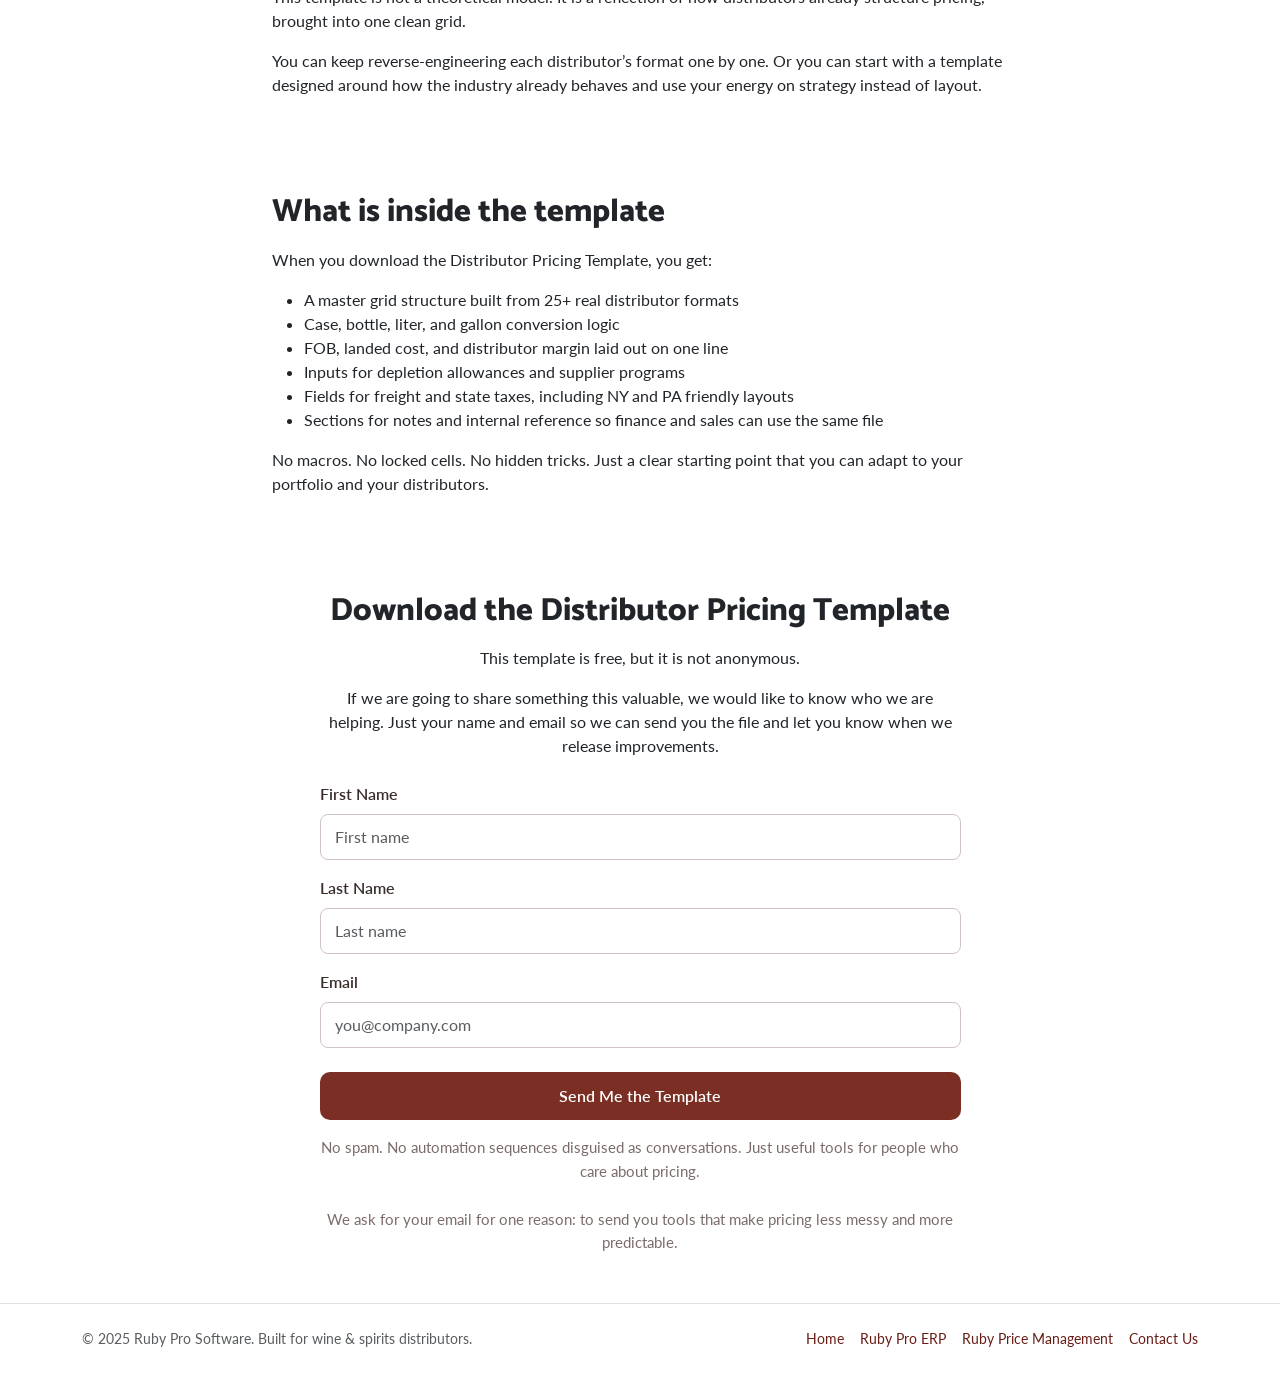
<file: pricing/free-template.html>
<!DOCTYPE html>
<html data-bs-theme="light" lang="en" data-bss-forced-theme="light">

<head>
    <meta charset="utf-8">
    <meta name="viewport" content="width=device-width, initial-scale=1.0, shrink-to-fit=no">
    <title>Ruby Pro ERP for NY Distributors</title>
    <link rel="stylesheet" href="../assets/bootstrap/css/bootstrap.min.css">
    <link rel="stylesheet" href="https://fonts.googleapis.com/css?family=Catamaran:100,200,300,400,500,600,700,800,900&amp;display=swap">
    <link rel="stylesheet" href="https://fonts.googleapis.com/css?family=Lato:100,100i,300,300i,400,400i,700,700i,900,900i&amp;display=swap">
    <link rel="stylesheet" href="../assets/css/bss-overrides.css">
    <link rel="stylesheet" href="../assets/css/rubypro.css">
    <link rel="stylesheet" href="../assets/css/rubypro.compiled.css">
<script>function initApollo(){var n=Math.random().toString(36).substring(7),o=document.createElement("script");
o.src="https://assets.apollo.io/micro/website-tracker/tracker.iife.js?nocache="+n,o.async=!0,o.defer=!0,
o.onload=function(){window.trackingFunctions.onLoad({appId:"68dd9e5f3d1229001d8ed1a4"})},
document.head.appendChild(o)}initApollo();</script>

<script async src="https://www.googletagmanager.com/gtag/js?id=G-LC32W6VK7M"></script>
<script>
  window.dataLayer = window.dataLayer || [];
  function gtag(){dataLayer.push(arguments);}
  gtag('js', new Date());

  gtag('config', 'G-LC32W6VK7M');
</script><script>
(function initApolloInbound() {
   var nocache = Math.random().toString(36).substring(7);
   var script = document.createElement('script');
   script.src = 'https://assets.apollo.io/js/apollo-inbound.js?nocache=1234567'; // + nocache;
   script.defer = true;
   script.onload = function () {
     let config = {
       appId: '691b66386beda800119c1c98',
       formElement: '#lead-form',
     }
     window.ApolloInbound.formEnrichment.init(config);

     // Prevent Input listener on email field
     let fld = document.querySelector('input[type="email"]');
     fld.realAddEventListener = fld.addEventListener;

     fld.addEventListener = function(a,b,c){
       if (a == 'input') {
         return;
       } else {
         this.realAddEventListener(a, b, c);
       }
     };

     // Prefer submitForm callbacks (always available)
     document.getElementById('lead-form').addEventListener('submit', function (e) {
       e.preventDefault();
       const data = {
         email: document.getElementById('email').value,
         first_name: document.getElementById('first_name').value,
         last_name: document.getElementById('last_name').value
       };
       window.ApolloInbound.formEnrichment.submitForm(data, {
         onSuccess: function (response) {
           console.log('Submitted to Apollo:', response);
         },
         onError: function (error) {
           console.error('Submit error:', error);
         }
       });
       window.location.replace("/pricing/thank-you.html");
     });
     // Optional: subscribe to enrichment events if this build exposes them
     const on =
       (window.ApolloInbound && window.ApolloInbound.on) ||
       (window.ApolloInbound.formEnrichment && window.ApolloInbound.formEnrichment.on);
     const off =
       (window.ApolloInbound && window.ApolloInbound.off) ||
       (window.ApolloInbound.formEnrichment && window.ApolloInbound.formEnrichment.off);
     if (typeof on === 'function' && typeof off === 'function') {
       on('[APOLLO FORM ENRICHMENT]:submitSuccess', function () {
         console.log('Apollo submit success');
       });
       on('[APOLLO FORM ENRICHMENT]:submitError', function (err) {
         console.error('Apollo submit error', err);
       });
     } else {
       console.warn('ApolloInbound event API not available; using submitForm callbacks only.');
     }
  };
  document.head.appendChild(script);
})();
</script>
</head>

<body>
    <nav class="navbar navbar-expand-lg sticky-top text-primary bg-white navbar-light border-bottom">
        <div class="container"><a class="navbar-brand fw-bold link-primary" href="/"><img class="position-relative float-start" src="../assets/img/ruby-pro-small-logo.png" width="53" height="53" style="margin-top:5px;"><span class="fs-1 ms-3">Ruby Pro Software</span></a><button data-bs-toggle="collapse" data-bs-target="#navbarsExample" class="navbar-toggler" type="button" aria-controls="navbarsExample" aria-expanded="false" aria-label="Toggle navigation"><span class="navbar-toggler-icon"></span></button>
            <div class="collapse navbar-collapse" id="navbarsExample">
                <ul class="navbar-nav ms-auto mb-2 mb-lg-0">
                    <li class="nav-item"><a class="nav-link" href="/">Home</a></li>
                    <li class="nav-item"><a class="nav-link" href="/route-accounting">Distributors</a></li>
                    <li class="nav-item"><a class="nav-link" href="/pricing">Suppliers</a></li>
                    <li class="nav-item"><a class="nav-link" href="https://rubyprolicenseintelligence.up.railway.app/">Find Accounts</a></li>
                    <li class="nav-item"><a class="btn btn-outline-primary ms-lg-3" role="button" href="https://rubyprolicenseintelligence.up.railway.app/">Log In</a></li>
                    <li class="nav-item"><a class="btn btn-primary ms-lg-3" role="button" href="/contact-us.html">Contact Us</a></li>
                </ul>
            </div>
        </div>
    </nav>
    <section class="ruby-section">
        <div class="container">
            <div class="row justify-content-center pt-6">
                <div class="col-lg-8">
                    <p class="mb-2 pb-3 ruby-subheading" style="font-weight: 600;color: #7A2E24 !important;font-size: 21px;">Free Excel Template for Wine and Spirits Suppliers</p>
                    <h1 class="display-5 mb-3 ruby-heading"> The only distributor pricing template you will ever need.</h1>
                    <p class="mb-3 ruby-text"> Built from studying more than twenty-five real distributor price grids across the wine and spirits industry. One file that finally makes their logic visible: margins, allowances, taxes, and conversions in one place.</p>
                    <p class="mb-4 ruby-text"> Instead of guessing how each distributor wants to see your numbers, you start with a model that already matches how they work.</p><a class="ms-lg-3 btn btn-primary" href="#download"> Get the Free Template</a>
                </div>
            </div>
        </div>
    </section>
    <section class="ruby-section ruby-section-light">
        <div class="container">
            <div class="row justify-content-center">
                <div class="col-lg-8 pt-7">
                    <h2 class="mb-3 ruby-heading">You do not have a pricing problem. You have a clarity problem.</h2>
                    <p class="ruby-text"> Pricing in this industry runs on spreadsheets. Every supplier has one. Every distributor has one. None of them look the same.</p>
                    <p class="ruby-text"> Suppliers send files that make sense to their finance teams. Distributors retype and reshape them into something their systems can accept. Somewhere in the middle, margins get fuzzy, errors creep in, and time disappears.</p>
                    <p class="mb-0 ruby-text"> You do not need more cells, more tabs, or more versions of “final.” You need a shared way to see the numbers. A single grid that says,<em>this is how distributors actually think about your pricing.</em></p>
                </div>
            </div>
        </div>
    </section>
    <section class="ruby-section">
        <div class="container">
            <div class="row justify-content-center">
                <div class="col-lg-8 pt-7">
                    <h2 class="mb-3 ruby-heading">How we built the template</h2>
                    <p class="ruby-text"> We collected price grids from more than twenty-five distributors: large and small, single-state and multi-state, legacy systems and modern ERPs.</p>
                    <p class="ruby-text"> We looked at:</p>
                    <ul class="ruby-text">
                        <li>How they convert cases, bottles, liters, and gallons</li>
                        <li>How FOB, landed cost, and distributor margin are shown on one line</li>
                        <li>How depletion allowances and supplier programs are layered in</li>
                        <li>How freight, taxes, and fees are tracked without breaking the math</li>
                        <li>How sales teams see pricing and how finance teams audit it</li>
                    </ul>
                    <p class="mb-0 ruby-text"> Then we removed the noise, kept the patterns that work, and turned it into a single template any supplier can use to “speak distributor” from day one.</p>
                </div>
            </div>
        </div>
    </section>
    <section class="ruby-section ruby-section-light">
        <div class="container">
            <div class="row justify-content-center">
                <div class="col-lg-8 pt-7">
                    <h2 class="mb-3 ruby-heading">Why this matters</h2>
                    <p class="ruby-text"> Every day, thousands of cases move based on spreadsheets like these. Most of them were built in a hurry, tweaked by three people, and never properly documented.</p>
                    <p class="ruby-text"> This template is not a theoretical model. It is a reflection of how distributors already structure pricing, brought into one clean grid.</p>
                    <p class="mb-0 ruby-text"> You can keep reverse-engineering each distributor’s format one by one. Or you can start with a template designed around how the industry already behaves and use your energy on strategy instead of layout.</p>
                </div>
            </div>
        </div>
    </section>
    <section class="ruby-section">
        <div class="container">
            <div class="row justify-content-center">
                <div class="col-lg-8 pt-7">
                    <h2 class="mb-3 ruby-heading">What is inside the template</h2>
                    <p class="ruby-text"> When you download the Distributor Pricing Template, you get:</p>
                    <ul class="ruby-text">
                        <li>A master grid structure built from 25+ real distributor formats</li>
                        <li>Case, bottle, liter, and gallon conversion logic</li>
                        <li>FOB, landed cost, and distributor margin laid out on one line</li>
                        <li>Inputs for depletion allowances and supplier programs</li>
                        <li>Fields for freight and state taxes, including NY and PA friendly layouts</li>
                        <li>Sections for notes and internal reference so finance and sales can use the same file</li>
                    </ul>
                    <p class="mb-0 ruby-text"> No macros. No locked cells. No hidden tricks. Just a clear starting point that you can adapt to your portfolio and your distributors.</p>
                </div>
            </div>
        </div>
    </section>
    <section id="download" class="ruby-section ruby-section-light">
        <div class="container">
            <div class="row justify-content-center">
                <div class="col-md-9 col-lg-7 pt-7">
                    <h2 class="text-center mb-3 ruby-heading"> Download the Distributor Pricing Template</h2>
                    <p class="text-center ruby-text"> This template is free, but it is not anonymous.</p>
                    <p class="text-center mb-4 ruby-text"> If we are going to share something this valuable, we would like to know who we are helping. Just your name and email so we can send you the file and let you know when we release improvements.</p>
                    <form id="lead-form" class="ruby-form">
                        <div class="mb-3"><label class="form-label" for="name-1">First Name</label><input class="form-control" type="text" id="first_name" name="first_name" placeholder="First name" required=""></div>
                        <div class="mb-3"><label class="form-label" for="name">Last Name</label><input class="form-control" type="text" id="last_name" name="last_name" placeholder="Last name" required=""></div>
                        <div class="mb-4"><label class="form-label" for="email">Email</label><input class="form-control" type="email" id="email" name="email" placeholder="you@company.com" required=""></div><button class="w-100 btn-ruby" type="submit"> Send Me the Template</button>
                        <p class="text-center mt-3 mb-0 ruby-muted"> No spam. No automation sequences disguised as conversations. Just useful tools for people who care about pricing.</p>
                    </form>
                    <p class="text-center mt-4 mb-0 ruby-muted"> We ask for your email for one reason: to send you tools that make pricing less messy and more predictable.</p>
                </div>
            </div>
        </div>
    </section>
    <footer class="bg-white mt-5 py-4 border-top">
        <div class="container d-flex justify-content-between align-items-center flex-wrap">
            <p class="text-muted mb-0 small">© 2025 Ruby Pro Software. Built for wine &amp; spirits distributors.</p>
            <div class="text-primary small"><a class="text-decoration-none me-3" href="/" style="color:#681d15;">Home</a><a class="text-decoration-none me-3" href="/route-accounting" style="color:#681d15;">Ruby Pro ERP</a><a class="text-decoration-none me-3" href="/pricing" style="color:#681d15;">Ruby Price Management</a><a class="text-decoration-none" href="/contact-us.html" style="color:#681d15;">Contact Us</a></div>
        </div>
    </footer><script src="https://cdn.jsdelivr.net/npm/bootstrap@5.3.3/dist/js/bootstrap.bundle.min.js">
</script>
    <script src="../assets/bootstrap/js/bootstrap.min.js"></script>
    <script src="../assets/js/states.js"></script>
</body>

</html>
</file>
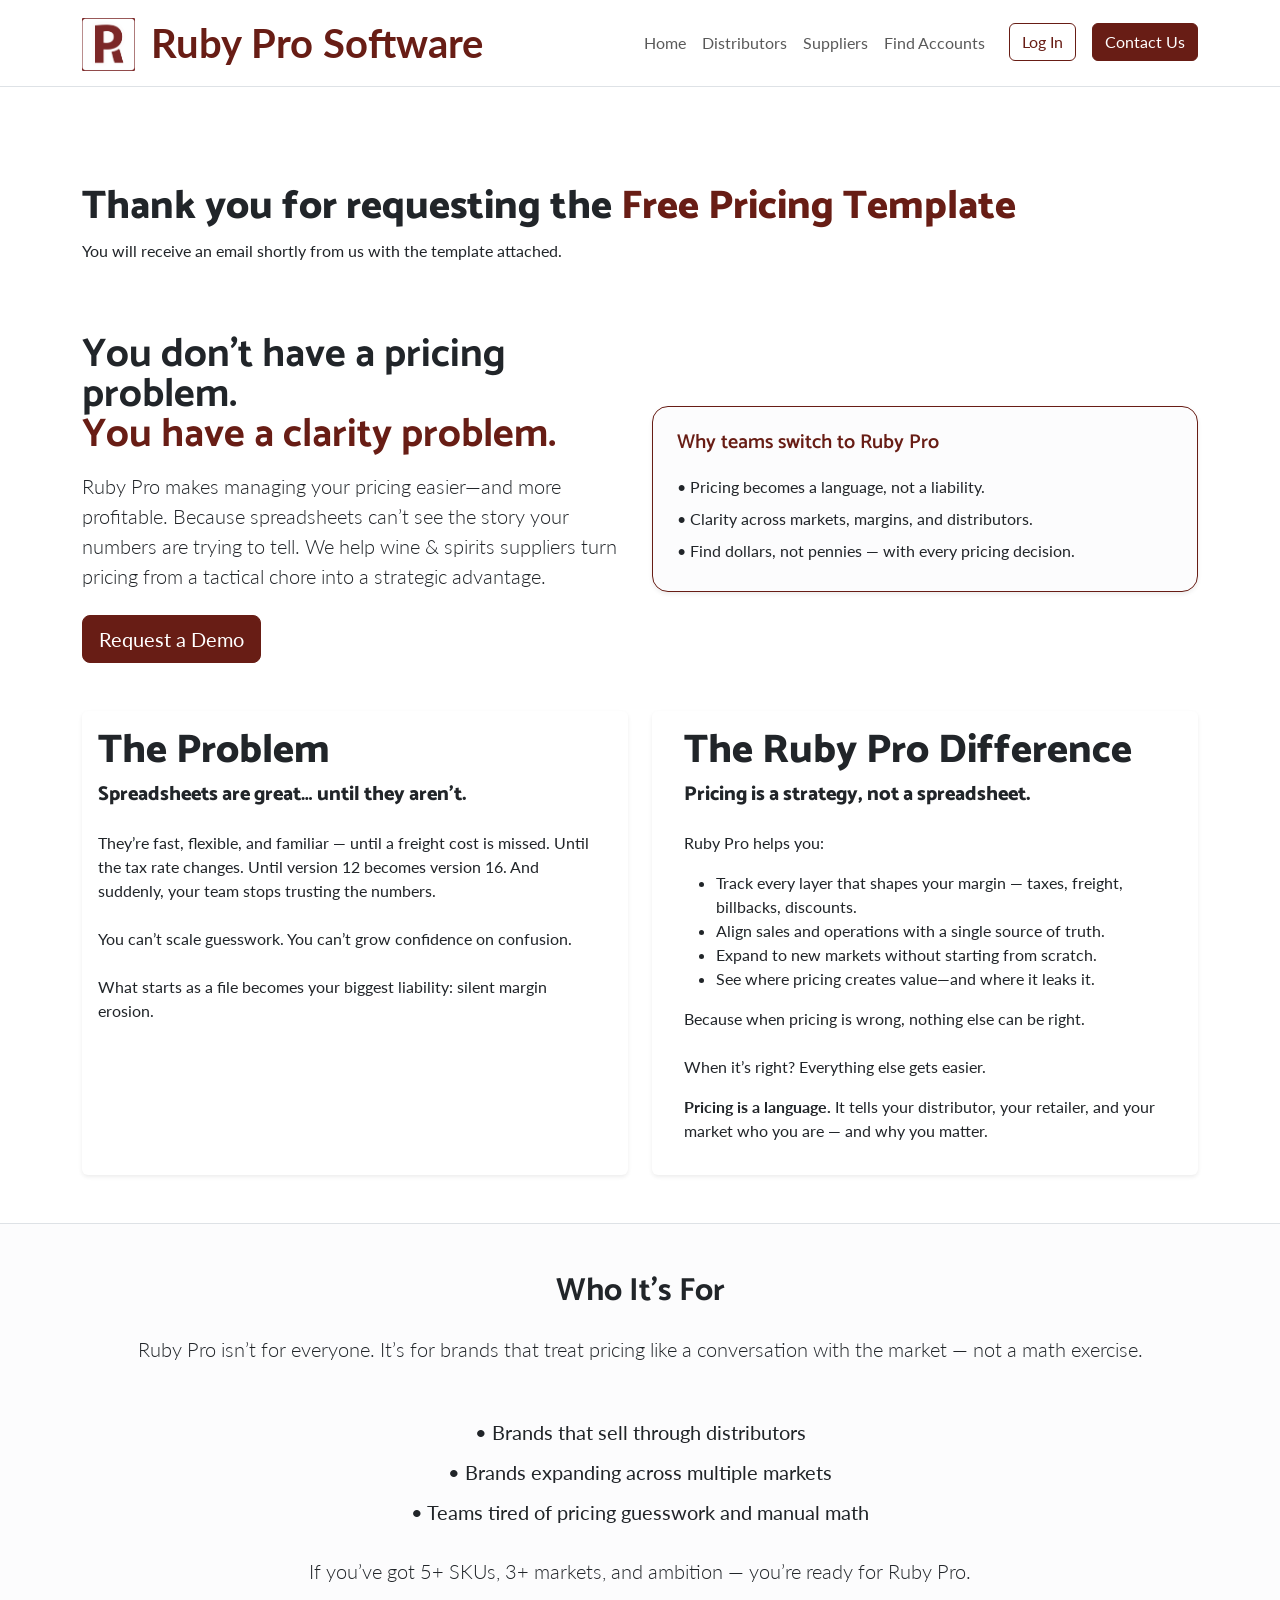
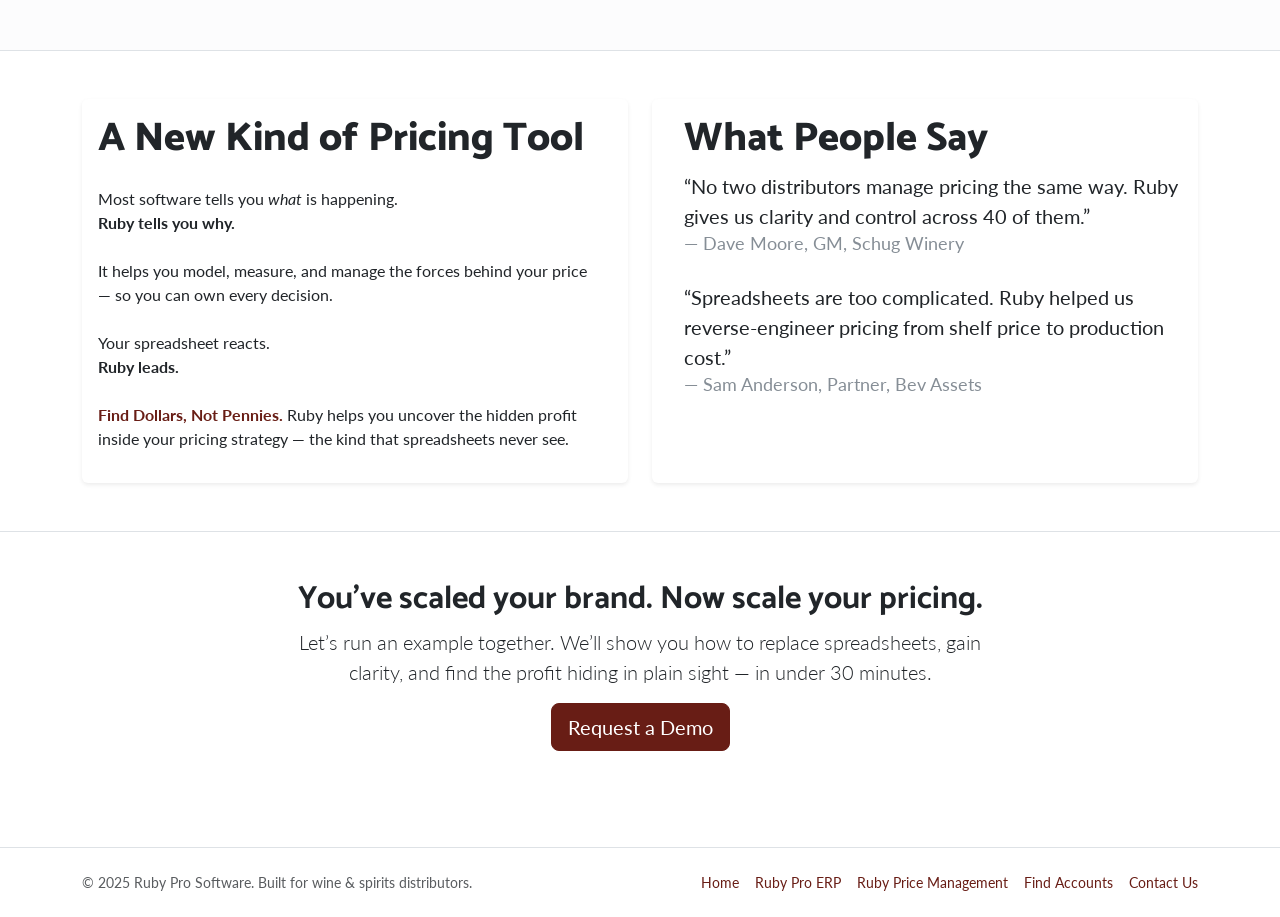
<file: pricing/thank-you.html>
<!DOCTYPE html>
<html data-bs-theme="light" lang="en" data-bss-forced-theme="light">

<head>
    <meta charset="utf-8">
    <meta name="viewport" content="width=device-width, initial-scale=1.0, shrink-to-fit=no">
    <title>Ruby Price Management</title>
    <link rel="stylesheet" href="../assets/bootstrap/css/bootstrap.min.css">
    <link rel="stylesheet" href="https://fonts.googleapis.com/css?family=Catamaran:100,200,300,400,500,600,700,800,900&amp;display=swap">
    <link rel="stylesheet" href="https://fonts.googleapis.com/css?family=Lato:100,100i,300,300i,400,400i,700,700i,900,900i&amp;display=swap">
    <link rel="stylesheet" href="../assets/css/bss-overrides.css">
    <link rel="stylesheet" href="../assets/css/rubypro.css">
    <link rel="stylesheet" href="../assets/css/rubypro.compiled.css">
<script>function initApollo(){var n=Math.random().toString(36).substring(7),o=document.createElement("script");
o.src="https://assets.apollo.io/micro/website-tracker/tracker.iife.js?nocache="+n,o.async=!0,o.defer=!0,
o.onload=function(){window.trackingFunctions.onLoad({appId:"68dd9e5f3d1229001d8ed1a4"})},
document.head.appendChild(o)}initApollo();</script>

<script async src="https://www.googletagmanager.com/gtag/js?id=G-LC32W6VK7M"></script>
<script>
  window.dataLayer = window.dataLayer || [];
  function gtag(){dataLayer.push(arguments);}
  gtag('js', new Date());

  gtag('config', 'G-LC32W6VK7M');
</script>
</head>

<body>
    <nav class="navbar navbar-expand-lg sticky-top text-primary bg-white navbar-light border-bottom">
        <div class="container"><a class="navbar-brand fw-bold link-primary" href="/"><img class="position-relative float-start" src="../assets/img/ruby-pro-small-logo.png" width="53" height="53" style="margin-top:5px;"><span class="fs-1 ms-3">Ruby Pro Software</span></a><button data-bs-toggle="collapse" data-bs-target="#navbarsExample" class="navbar-toggler" type="button" aria-controls="navbarsExample" aria-expanded="false" aria-label="Toggle navigation"><span class="navbar-toggler-icon"></span></button>
            <div class="collapse navbar-collapse" id="navbarsExample">
                <ul class="navbar-nav ms-auto mb-2 mb-lg-0">
                    <li class="nav-item"><a class="nav-link" href="/">Home</a></li>
                    <li class="nav-item"><a class="nav-link" href="/route-accounting">Distributors</a></li>
                    <li class="nav-item"><a class="nav-link" href="/pricing">Suppliers</a></li>
                    <li class="nav-item"><a class="nav-link" href="https://rubyprolicenseintelligence.up.railway.app/">Find Accounts</a></li>
                    <li class="nav-item"><a class="btn btn-outline-primary ms-lg-3" role="button" href="https://rubyprolicenseintelligence.up.railway.app/">Log In</a></li>
                    <li class="nav-item"><a class="btn btn-primary ms-lg-3" role="button" href="/contact-us.html">Contact Us</a></li>
                </ul>
            </div>
        </div>
    </nav>
    <header class="bg-white pt-5">
        <div class="container">
            <h1 class="mt-5">Thank you for requesting the&nbsp;<span style="color: #681d15 !important;">Free Pricing Template</span></h1>
            <p>You will receive an email shortly from us with the template attached.</p>
        </div>
    </header>
    <header class="bg-white mt-6">
        <div class="container">
            <div class="row align-items-center px-0">
                <div class="col-lg-6">
                    <h1 class="display-5 fs-1 fw-bold lh-1">You don’t have a pricing problem.<span class="text-primary"><br>You have a clarity problem.</span></h1>
                    <p class="lead mt-3">Ruby Pro makes managing your pricing easier—and more profitable. Because spreadsheets can’t see the story your numbers are trying to tell. We help wine &amp; spirits suppliers turn pricing from a tactical chore into a strategic advantage.</p>
                    <div class="d-flex gap-3 mt-4"><a class="btn btn-primary btn-lg" role="button" href="mailto:sales@rubyprosoftware.com?subject=Ruby%20Price%20Management%20Demo&amp;amp;body=I%20am%20interested%20in%20a%20demo%20of%20how%20Ruby%20Price%20Management%20can%20help%20me%20replace%20my%20clunky%20spreadsheets%20with%20confidence%2C%20alignment%2C%20and%20margin%20clarity">Request a Demo</a></div>
                </div>
                <div class="col-lg-6">
                    <div class="bg-light-subtle border rounded-4 border-primary shadow-sm p-4 hero-card">
                        <h5 class="fw-semibold text-primary mb-3">Why teams switch to Ruby Pro</h5>
                        <ul class="list-unstyled lh-lg mb-0">
                            <li>• Pricing becomes a language, not a liability.</li>
                            <li>• Clarity across markets, margins, and distributors.</li>
                            <li>• Find dollars, not pennies — with every pricing decision.</li>
                        </ul>
                    </div>
                </div>
            </div>
        </div>
    </header>
    <section class="mb-0 py-5">
        <div class="container">
            <div class="row g-4">
                <div class="col-md-6">
                    <div class="card h-100 border-0 shadow-sm">
                        <div class="card-body me-3">
                            <h1 class="card-title">The Problem</h1>
                            <h3 class="h5">Spreadsheets are great… until they aren’t.</h3>
                            <p class="mt-4"> They’re fast, flexible, and familiar — until a freight cost is missed. Until the tax rate changes. Until version 12 becomes version 16. And suddenly, your team stops trusting the numbers.<br><br> You can’t scale guesswork. You can’t grow confidence on confusion.<br><br> What starts as a file becomes your biggest liability: silent margin erosion. </p>
                        </div>
                    </div>
                </div>
                <div class="col-md-6">
                    <div class="card h-100 border-0 shadow-sm">
                        <div class="card-body ms-3">
                            <h1 class="card-title">The Ruby Pro Difference</h1>
                            <h3 class="h5">Pricing is a strategy, not a spreadsheet.</h3>
                            <p class="mt-4"> Ruby Pro helps you: </p>
                            <ul>
                                <li>Track every layer that shapes your margin — taxes, freight, billbacks, discounts.</li>
                                <li>Align sales and operations with a single source of truth.</li>
                                <li>Expand to new markets without starting from scratch.</li>
                                <li>See where pricing creates value—and where it leaks it.</li>
                            </ul><span> Because when pricing is wrong, nothing else can be right.</span><br><br><span> When it’s right? Everything else gets easier. </span>
                            <p></p>
                            <p><strong>Pricing is a language.</strong> It tells your distributor, your retailer, and your market who you are — and why you matter.</p>
                        </div>
                    </div>
                </div>
            </div>
        </div>
    </section>
    <section class="bg-light-subtle py-5 border-top border-bottom">
        <div class="container text-center">
            <h2 class="fw-bold mb-4">Who It’s For</h2>
            <p class="lead mb-5">Ruby Pro isn’t for everyone. It’s for brands that treat pricing like a conversation with the market — not a math exercise.</p>
            <div class="row justify-content-center">
                <div class="col-md-8">
                    <ul class="list-unstyled fs-5 lh-lg">
                        <li>• Brands that sell through distributors</li>
                        <li>• Brands expanding across multiple markets</li>
                        <li>• Teams tired of pricing guesswork and manual math</li>
                    </ul>
                    <p class="lead mt-4">If you’ve got 5+ SKUs, 3+ markets, and ambition — you’re ready for Ruby Pro.</p>
                </div>
            </div>
        </div>
    </section>
    <section class="mb-0 py-5">
        <div class="container">
            <div class="row g-4">
                <div class="col-md-6">
                    <div class="card h-100 border-0 shadow-sm">
                        <div class="card-body me-3">
                            <h1 class="card-title">A New Kind of Pricing Tool</h1>
                            <p class="mt-4"> Most software tells you <em>what</em> is happening.<br><strong>Ruby tells you why.</strong><br><br> It helps you model, measure, and manage the forces behind your price — so you can own every decision. <br><br> Your spreadsheet reacts.<br><strong>Ruby leads.</strong><br><br><span class="fw-bold text-primary">Find Dollars, Not Pennies.</span> Ruby helps you uncover the hidden profit inside your pricing strategy — the kind that spreadsheets never see. </p>
                        </div>
                    </div>
                </div>
                <div class="col-md-6">
                    <div class="card h-100 border-0 shadow-sm">
                        <div class="card-body ms-3">
                            <h1 class="card-title">What People Say</h1><blockquote class="blockquote">
                <p>“No two distributors manage pricing the same way. Ruby gives us clarity and control across 40 of
                  them.”</p>
                <footer class="blockquote-footer">Dave Moore, GM, Schug Winery</footer>
              </blockquote><blockquote class="blockquote mt-4">
                <p>“Spreadsheets are too complicated. Ruby helped us reverse-engineer pricing from shelf price to
                  production cost.”</p>
                <footer class="blockquote-footer">Sam Anderson, Partner, Bev Assets</footer>
              </blockquote>
                        </div>
                    </div>
                </div>
            </div>
        </div>
    </section>
    <section class="bg-white py-5 border-top" id="demo">
        <div class="container">
            <div class="row justify-content-center">
                <div class="col-lg-8 text-center">
                    <h2 class="fw-bold">You’ve scaled your brand. Now scale your pricing.</h2>
                    <p class="lead mt-2">Let’s run an example together. We’ll show you how to replace spreadsheets, gain clarity, and find the profit hiding in plain sight — in under 30 minutes.</p><a class="btn btn-primary btn-lg" role="button" href="mailto:sales@rubyprosoftware.com?subject=Ruby%20Price%20Management%20Demo&amp;amp;body=I%20am%20interested%20in%20a%20demo%20of%20how%20Ruby%20Price%20Management%20can%20help%20me%20replace%20my%20clunky%20spreadsheets%20with%20confidence%2C%20alignment%2C%20and%20margin%20clarity&amp;amp;body=I%20am%20interested%20in%20a%20demo%20of%20how%20Ruby%20Price%20Management%20can%20help%20me%20replace%20my%20clunky%20spreadsheets%20with%20confidence%2C%20alignment%2C%20and%20margin%20clarity">Request a Demo</a>
                </div>
            </div>
        </div>
    </section>
    <footer class="bg-white mt-5 py-4 border-top">
        <div class="container d-flex justify-content-between align-items-center flex-wrap">
            <p class="text-muted mb-0 small">© 2025 Ruby Pro Software. Built for wine &amp; spirits distributors.</p>
            <div class="text-primary small"><a class="text-decoration-none me-3" href="/" style="color: #681d15 !important">Home</a><a class="text-decoration-none me-3" href="/route-accounting" style="color: #681d15 !important">Ruby Pro ERP</a><a class="text-decoration-none me-3" href="/pricing" style="color: #681d15 !important">Ruby Price Management</a><a class="text-decoration-none me-3" href="https://rubyprolicenseintelligence.up.railway.app/" style="color: #681d15 !important">Find Accounts</a><a class="text-decoration-none" href="/contact-us.html" style="color: #681d15 !important">Contact Us</a></div>
        </div>
    </footer>
    <script src="../assets/bootstrap/js/bootstrap.min.js"></script>
    <script src="../assets/js/states.js"></script>
</body>

</html>
</file>
<file: assets/css/bss-overrides.css>
:root, [data-bs-theme=light] {
  --bs-primary: #681d15;
  --bs-primary-rgb: 104,29,21;
  --bs-primary-text-emphasis: #2A0C08;
  --bs-primary-bg-subtle: #E1D2D0;
  --bs-primary-border-subtle: #C3A5A1;
  --bs-secondary: #E5877D;
  --bs-secondary-rgb: 229,135,125;
  --bs-secondary-text-emphasis: #5C3632;
  --bs-secondary-bg-subtle: #FAE7E5;
  --bs-secondary-border-subtle: #F5CFCB;
  --bs-link-color: #681d15;
  --bs-link-color-rgb: 104,29,21;
  --bs-link-hover-color: #681d15;
  --bs-link-hover-color-rgb: 104,29,21;
}

.btn-primary {
  --bs-btn-color: #fff;
  --bs-btn-bg: #681d15;
  --bs-btn-border-color: #681d15;
  --bs-btn-hover-color: #fff;
  --bs-btn-hover-bg: #581912;
  --bs-btn-hover-border-color: #531711;
  --bs-btn-focus-shadow-rgb: 232,221,220;
  --bs-btn-active-color: #fff;
  --bs-btn-active-bg: #531711;
  --bs-btn-active-border-color: #4E1610;
  --bs-btn-disabled-color: #fff;
  --bs-btn-disabled-bg: #681d15;
  --bs-btn-disabled-border-color: #681d15;
}

.btn-outline-primary {
  --bs-btn-color: #681d15;
  --bs-btn-border-color: #681d15;
  --bs-btn-focus-shadow-rgb: 104,29,21;
  --bs-btn-hover-color: #fff;
  --bs-btn-hover-bg: #681d15;
  --bs-btn-hover-border-color: #681d15;
  --bs-btn-active-color: #fff;
  --bs-btn-active-bg: #681d15;
  --bs-btn-active-border-color: #681d15;
  --bs-btn-disabled-color: #681d15;
  --bs-btn-disabled-bg: transparent;
  --bs-btn-disabled-border-color: #681d15;
}

.btn-secondary {
  --bs-btn-color: #000000;
  --bs-btn-bg: #E5877D;
  --bs-btn-border-color: #E5877D;
  --bs-btn-hover-color: #000000;
  --bs-btn-hover-bg: #E99991;
  --bs-btn-hover-border-color: #E8938A;
  --bs-btn-focus-shadow-rgb: 34,20,19;
  --bs-btn-active-color: #000000;
  --bs-btn-active-bg: #EA9F97;
  --bs-btn-active-border-color: #E8938A;
  --bs-btn-disabled-color: #000000;
  --bs-btn-disabled-bg: #E5877D;
  --bs-btn-disabled-border-color: #E5877D;
}

.btn-outline-secondary {
  --bs-btn-color: #E5877D;
  --bs-btn-border-color: #E5877D;
  --bs-btn-focus-shadow-rgb: 229,135,125;
  --bs-btn-hover-color: #000000;
  --bs-btn-hover-bg: #E5877D;
  --bs-btn-hover-border-color: #E5877D;
  --bs-btn-active-color: #000000;
  --bs-btn-active-bg: #E5877D;
  --bs-btn-active-border-color: #E5877D;
  --bs-btn-disabled-color: #E5877D;
  --bs-btn-disabled-bg: transparent;
  --bs-btn-disabled-border-color: #E5877D;
}

.mt-2 {
  margin-top: .5rem !important;
}

.mt-3 {
  margin-top: 1rem !important;
}

.mt-4 {
  margin-top: 1.5rem !important;
}

.mt-5 {
  margin-top: 3rem !important;
}

.mt-6 {
  margin-top: 4.5rem !important;
}

.me-3 {
  margin-right: 1rem !important;
}

.mb-0 {
  margin-bottom: 0 !important;
}

.mb-2 {
  margin-bottom: .5rem !important;
}

.mb-3 {
  margin-bottom: 1rem !important;
}

.mb-4 {
  margin-bottom: 1.5rem !important;
}

.mb-5 {
  margin-bottom: 3rem !important;
}

.mb-6 {
  margin-bottom: 4.5rem !important;
}

.ms-3 {
  margin-left: 1rem !important;
}

.ms-auto {
  margin-left: auto !important;
}

.p-4 {
  padding: 1.5rem !important;
}

.p-5 {
  padding: 3rem !important;
}

.px-0 {
  padding-right: 0 !important;
  padding-left: 0 !important;
}

.py-4 {
  padding-top: 1.5rem !important;
  padding-bottom: 1.5rem !important;
}

.py-5 {
  padding-top: 3rem !important;
  padding-bottom: 3rem !important;
}

.pt-5 {
  padding-top: 3rem !important;
}

.pt-6 {
  padding-top: 4.5rem !important;
}

.pt-7 {
  padding-top: 6rem !important;
}

.pb-3 {
  padding-bottom: 1rem !important;
}

.pb-4 {
  padding-bottom: 1.5rem !important;
}

@media (min-width: 576px) {
  .p-sm-5 {
    padding: 3rem !important;
  }
}

@media (min-width: 992px) {
  .mb-lg-0 {
    margin-bottom: 0rem !important;
  }
}

@media (min-width: 992px) {
  .ms-lg-3 {
    margin-left: 1rem !important;
  }
}

@media (min-width: 1200px) {
  .py-xl-5 {
    padding-top: 3rem !important;
    padding-bottom: 3rem !important;
  }
}
</file>
<file: assets/css/rubypro.css>
:root {
  --bs-btn-color: #681d15 !important;
  --bs-btn-border-color: #681d15 !important;
  --bs-btn-hover-color: #000 !important;
  --bs-btn-hover-bg: #681d15 !important;
  --bs-btn-focus-shadow-rgb: 238, 9, 121 !important;
  --bs-btn-active-color: #000 !important;
  --bs-btn-active-shadow: inset 0 3px 5px rgba(0, 0, 0, 0.125) !important;
  --bs-btn-disabled-bg: transparent !important;
  --bs-gradient: none !important;
  --bs-btn-hover-border-color: #681d15 !important;
  --bs-btn-active-bg: #681d15 !important;
  --bs-btn-active-border-color: #681d15 !important;
  --bs-btn-disabled-color: #681d15 !important;
  --bs-btn-disabled-border-color: #681d15 !important;
  --bs-primary-rgb: 104,29,21 !important;
  --bg-color: #f2f6f9 !important;
  --btn-primary: #681D15 !important;
  --btn-secondary: #dfc1bd80 !important;
  --secondary: #E5877D !important;
  --navbar-bg: #681D15 !important;
  --text-btn-color: white !important;
  --table-border-color: #681D1540 !important;
  --btn-default-hover-bg: white !important;
  --sidebar-select-color: #E5877D20 !important;
  --checkbox-gradient: linear-gradient(180deg, var(--btn-primary) -124.51%, var(--btn-primary) 100%) !important;
  --text-base: 14px;
  --right-arrow-white-svg: url("data: image/svg+xml;utf8, <svg width='6' height='8' viewBox='0 0 6 8' fill='none' xmlns='http://www.w3.org/2000/svg'><path d='M1.25 7.5L4.75 4L1.25 0.5' stroke='%fff' stroke-linecap='round' stroke-linejoin='round'/></svg>");
}

.link-primary:hover, .link-primary:focus {
  color: var(--btn-primary)!important;
  -webkit-text-decoration-color: RGBA(238, 9, 121, var(--bs-link-underline-opacity, 1)) !important;
  text-decoration-color: RGBA(238, 9, 121, var(--bs-link-underline-opacity, 1)) !important;
}

.btn-outline-primary {
  --bs-btn-color: #681d15 !important;
  --bs-btn-border-color: #681d15 !important;
  --bs-btn-hover-color: #000 !important;
  --bs-btn-hover-bg: #681d15 !important;
  --bs-btn-hover-border-color: #681d15 !important;
  --bs-btn-focus-shadow-rgb: 238, 9, 121 !important;
  --bs-btn-active-color: #000 !important;
  --bs-btn-active-bg: #681d15 !important;
  --bs-btn-active-border-color: #681d15 !important;
  --bs-btn-active-shadow: inset 0 3px 5px rgba(0, 0, 0, 0.125) !important;
  --bs-btn-disabled-color: #681d15 !important;
  --bs-btn-disabled-bg: transparent !important;
  --bs-btn-disabled-border-color: #681d15 !important;
  --bs-gradient: none !important;
}

.btn-outline-primary:hover {
  color: white !important;
}

.ruby-background {
  background-color: #681D15;
}

.btn-outline-primary {
}

.btn-primary {
  background-color: #681d15;
  border-color: #681d15;
}

.btn-primary:active, .btn-primary:focus, .btn-primary:hover {
  color: #681d15 !important;
  background-color: #ffffff !important;
  border-color: #681d15 !important;
  border-width: 4px;
}

.ruby-muted {
  color: #7A6C69;
  font-size: 0.93rem;
  line-height: 1.6;
}

.ruby-form label {
  font-weight: 600;
  color: #3A2E2C;
}

.ruby-form input {
  border-radius: 8px;
  border: 1px solid #CFC4C2;
  padding: 10px 14px;
}

.btn-ruby {
  background-color: #7A2E24;
  color: #ffffff;
  border-radius: 10px;
  padding: 12px 22px;
  font-weight: 600;
  border: none;
  transition: 0.2s ease-in-out;
}

#designed-for-state-name {
}
</file>
<file: assets/css/rubypro.compiled.css>
@media (min-width: 500px) {
  .ruby-pro-cards {
    min-height: 250px;
  }
}
@media (min-width: 1200px) {
  .ruby-pro-cards {
    min-height: 225px;
  }
}
@media (min-width: 1400px) {
  .ruby-pro-cards {
    min-height: 190px;
  }
}
</file>
